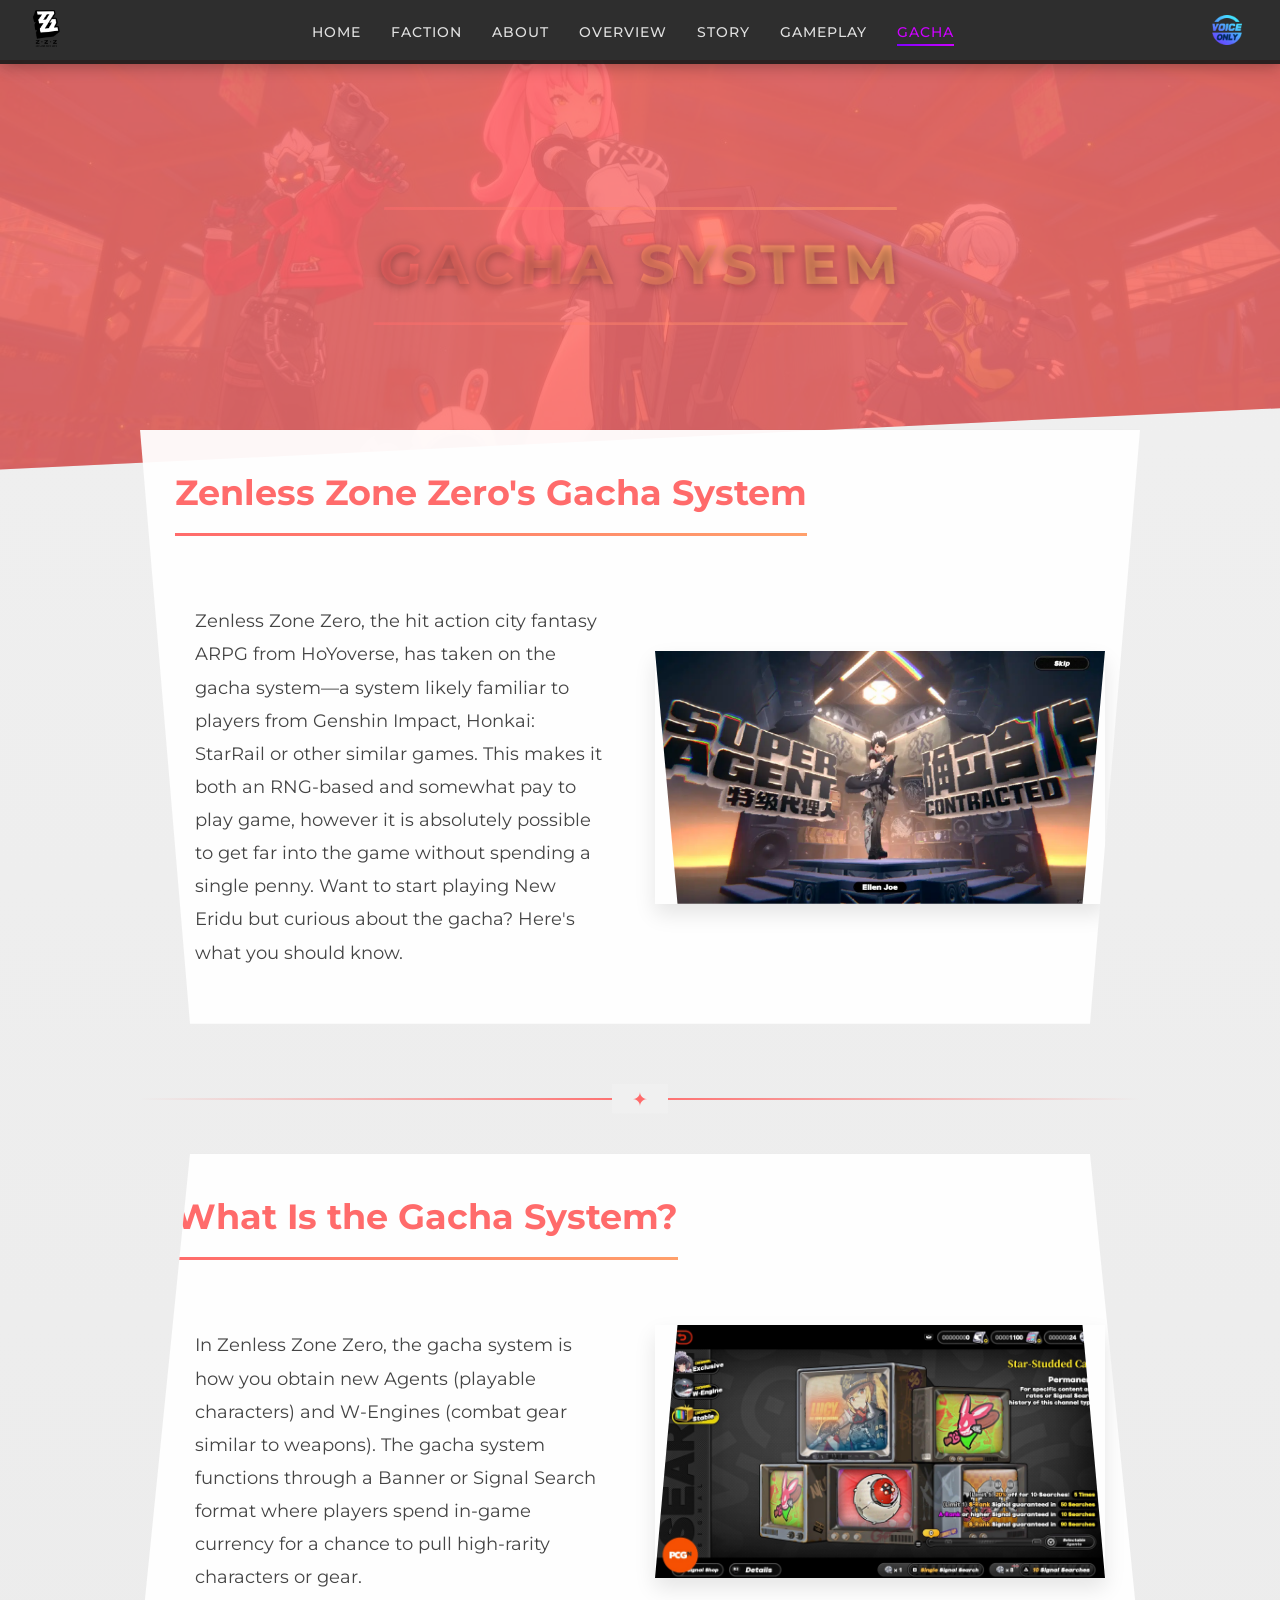
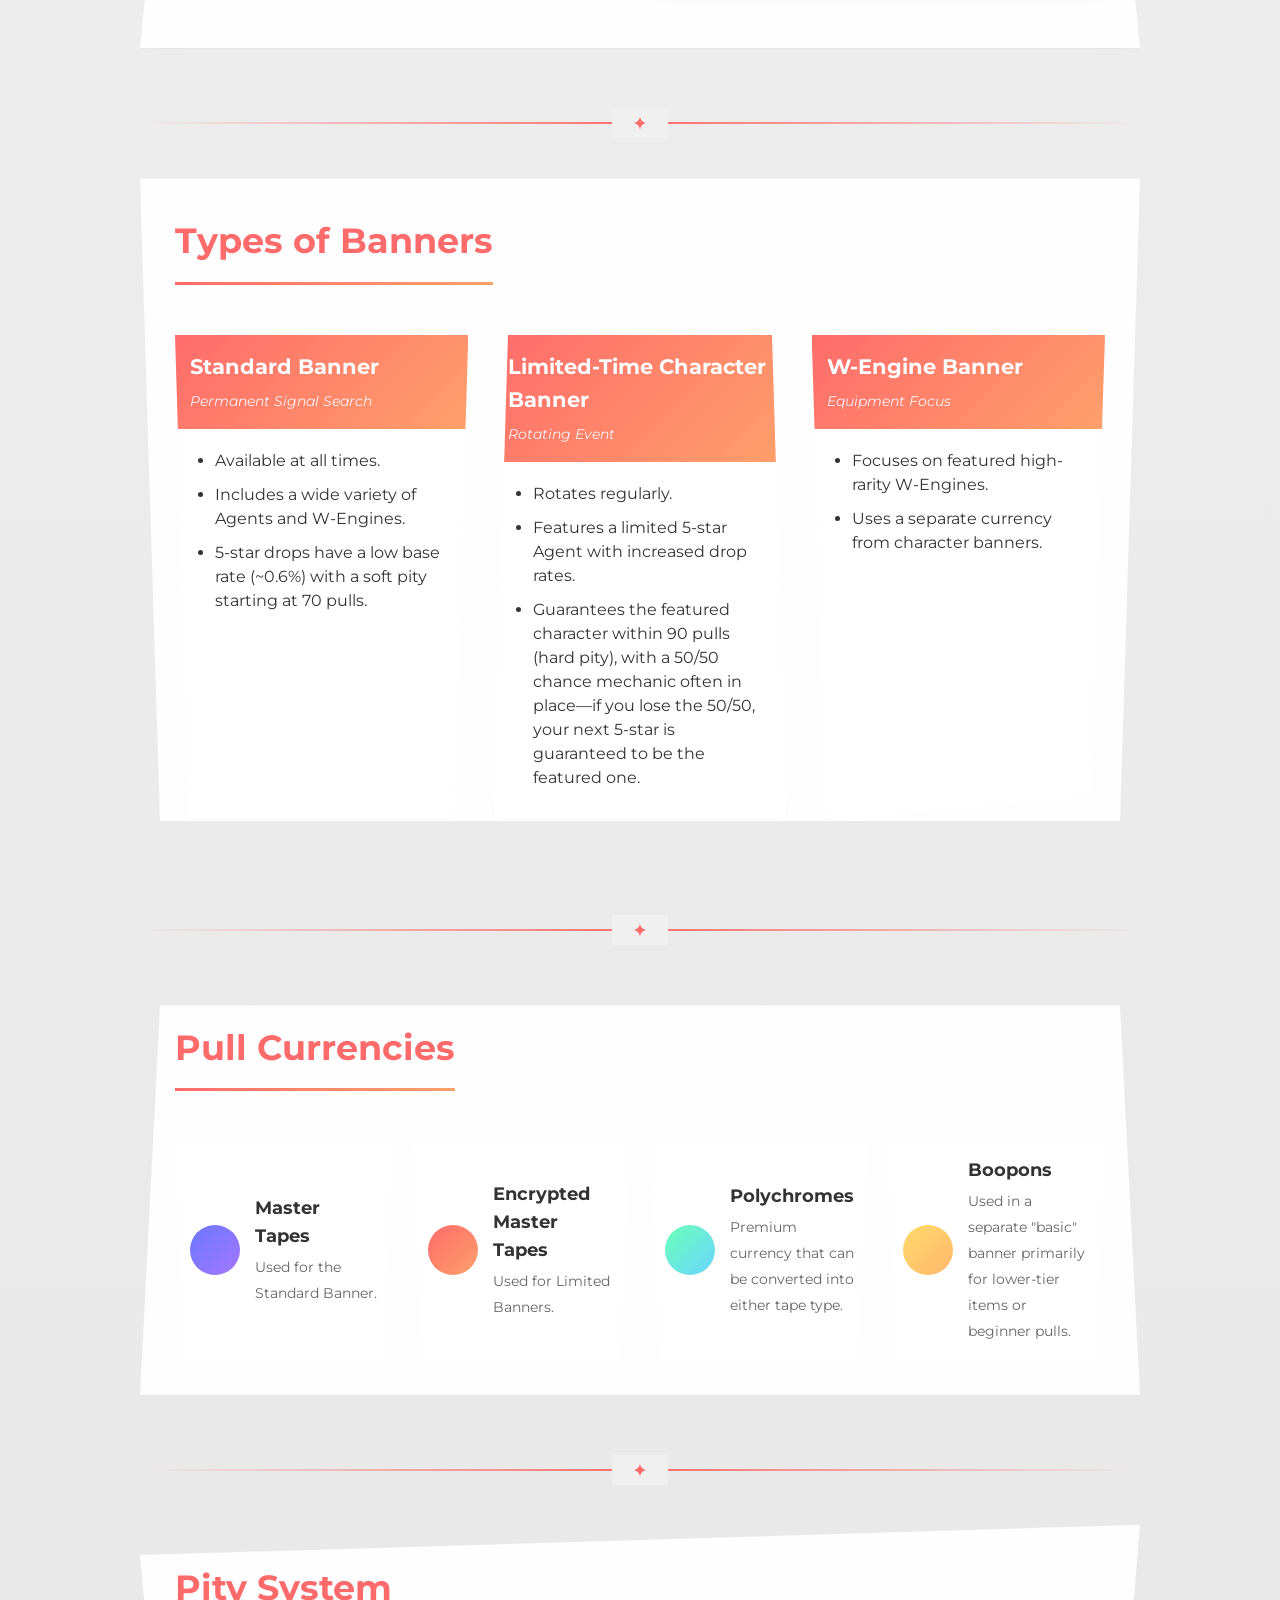
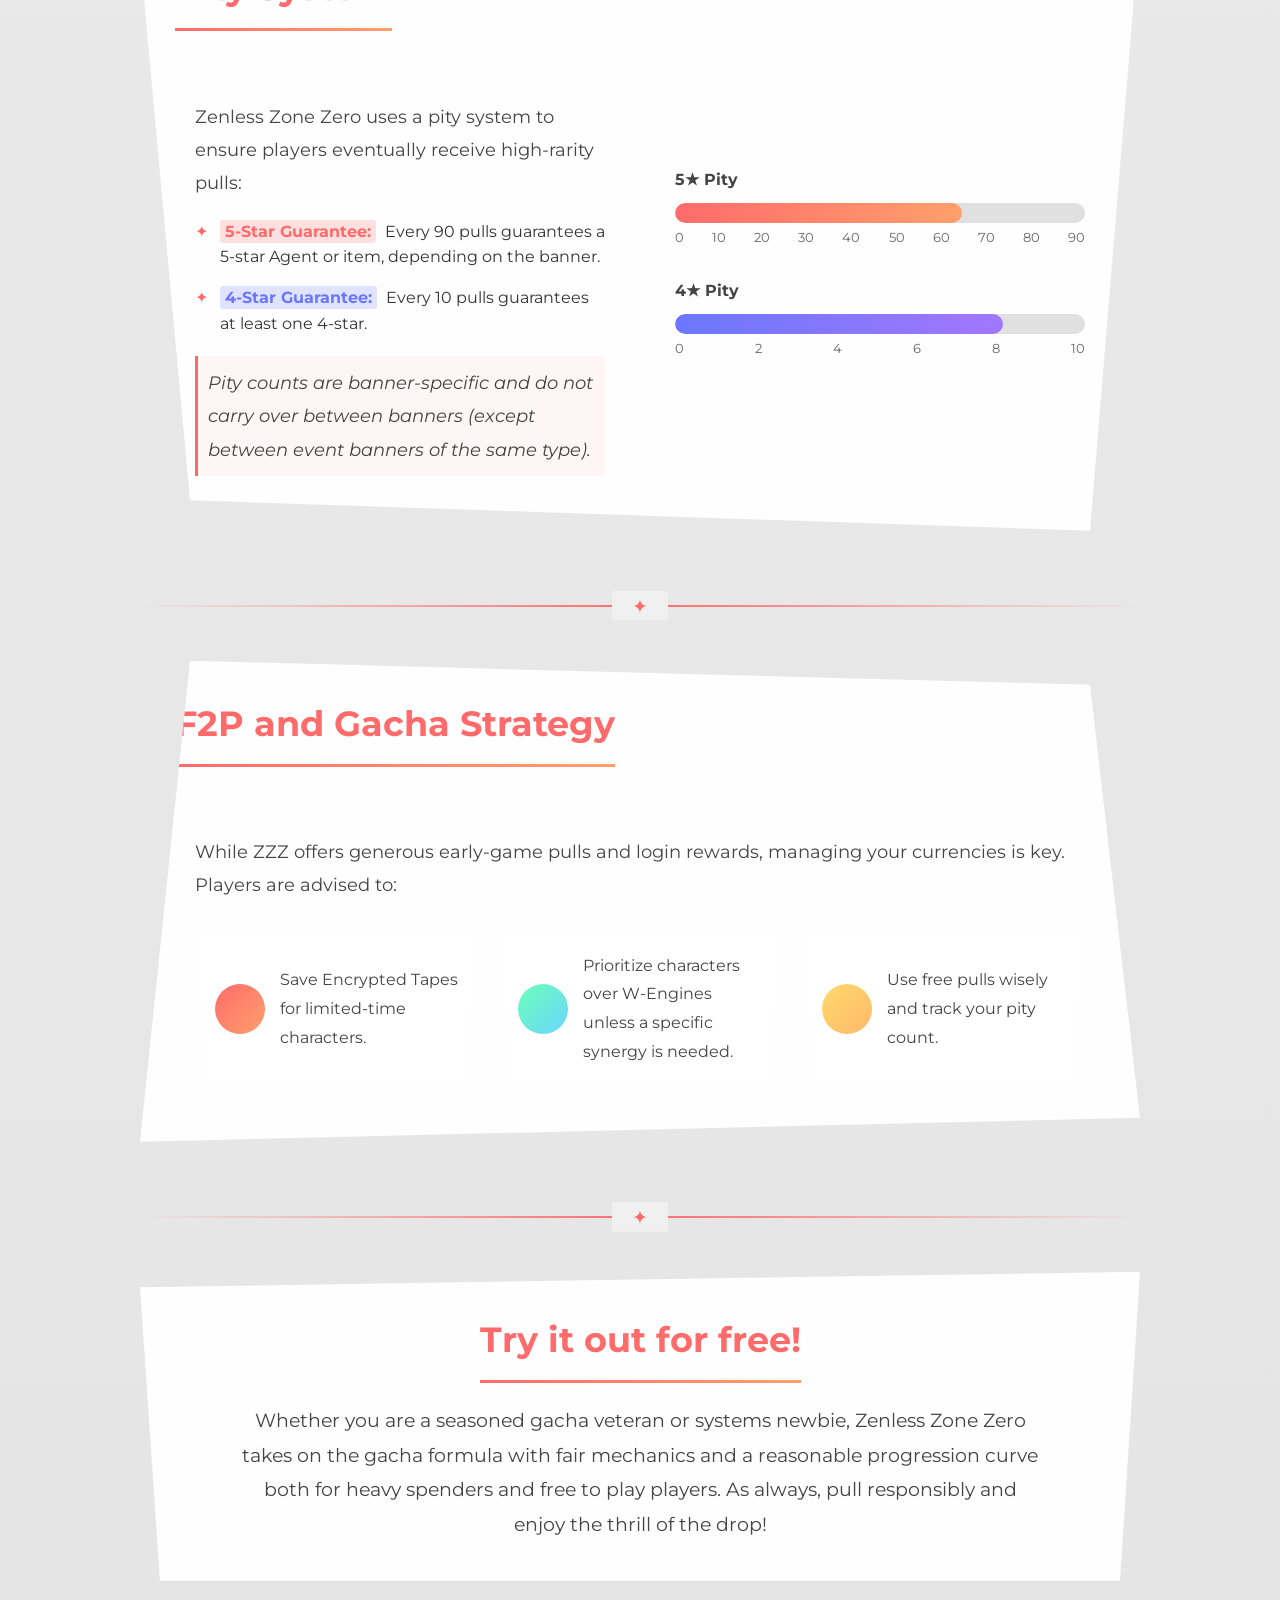
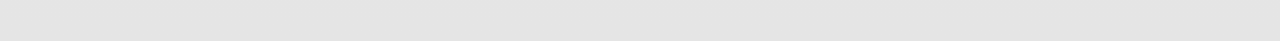
<file: gacha.html>
<!DOCTYPE html>
<html lang="en">
<head>
  <meta charset="UTF-8" />
  <meta name="viewport" content="width=device-width, initial-scale=1.0"/>
  <title>Zenless Zone Zero - Gacha System</title>
  <link rel="stylesheet" href="gacha.css" />
  <link rel="stylesheet" href="navbar.css" />
  <link href="https://fonts.googleapis.com/css2?family=Montserrat:wght@400;700&display=swap" rel="stylesheet">
</head>
<body>
  <audio id="site-music" src="3-daily-loop-60-daily-leisure-101soundboards.mp3" autoplay loop muted></audio>

  <!-- Top Main Navbar -->
  <nav class="navbar">
    <a href="https://zenless.hoyoverse.com/en-us/"><img src="images/zzz.png" alt="ZZZ Logo" class="logo"/></a>
    <ul class="nav-links">
      <li><a href="home.html">Home</a></li>
      <li><a href="factions.html">Faction</a></li>
      <li><a href="about.html">About</a></li>
      <li><a href="overview.html">Overview</a></li>
      <li><a href="story.html">Story</a></li>
      <li><a href="gameplay.html">Gameplay</a></li>
      <li><a href="gacha.html" class="active">Gacha</a></li>
    </ul>
    <button id="toggle-music">
      <img id="audio-icon" src="miscimages/IconVoiceOnly3.png" alt="Audio Toggle" />
    </button>
  </nav>

  <!-- Header Section -->
  <header class="gacha-header">
    <div class="header-content">
      <h1 class="gacha-title">GACHA SYSTEM</h1>
    </div>
  </header>

  <!-- Main Content -->
  <main class="gacha-content">
    <section class="gacha-section intro" style="clip-path: polygon(0 0, 100% 0, 95% 100%, 5% 100%);">
      <h2>Zenless Zone Zero's Gacha System</h2>
      <div class="gacha-grid">
        <div class="gacha-text">
          <p>Zenless Zone Zero, the hit action city fantasy ARPG from HoYoverse, has taken on the gacha system—a system likely familiar to players from Genshin Impact, Honkai: StarRail or other similar games. This makes it both an RNG-based and somewhat pay to play game, however it is absolutely possible to get far into the game without spending a single penny. Want to start playing New Eridu but curious about the gacha? Here's what you should know.</p>
        </div>
        <div class="gacha-image">
          <img src="miscimages/signalsearchgachaabout.webp" alt="Gacha Banner" class="banner-image">
        </div>
      </div>
    </section>

    <div class="divider"></div>

    <section class="gacha-section what-is" style="clip-path: polygon(5% 0, 95% 0, 100% 100%, 0 100%);">
      <h2>What Is the Gacha System?</h2>
      <div class="gacha-grid reverse">
        <div class="gacha-image">
          <img src="miscimages/gachazzzabout.jpg" alt="Gacha Mechanics" class="mechanics-image">
        </div>
        <div class="gacha-text">
          <p>In Zenless Zone Zero, the gacha system is how you obtain new Agents (playable characters) and W-Engines (combat gear similar to weapons). The gacha system functions through a Banner or Signal Search format where players spend in-game currency for a chance to pull high-rarity characters or gear.</p>
        </div>
      </div>
    </section>

    <div class="divider"></div>

    <section class="gacha-section types" style="clip-path: polygon(0 0, 100% 0, 98% 95%, 2% 95%);">
      <h2>Types of Banners</h2>
      <div class="banner-cards">
        <div class="banner-card standard">
          <div class="card-header">
            <h3>Standard Banner</h3>
            <span class="banner-type">Permanent Signal Search</span>
          </div>
          <div class="card-content">
            <ul>
              <li>Available at all times.</li>
              <li>Includes a wide variety of Agents and W-Engines.</li>
              <li>5-star drops have a low base rate (~0.6%) with a soft pity starting at 70 pulls.</li>
            </ul>
          </div>
        </div>

        <div class="banner-card limited">
          <div class="card-header">
            <h3>Limited-Time Character Banner</h3>
            <span class="banner-type">Rotating Event</span>
          </div>
          <div class="card-content">
            <ul>
              <li>Rotates regularly.</li>
              <li>Features a limited 5-star Agent with increased drop rates.</li>
              <li>Guarantees the featured character within 90 pulls (hard pity), with a 50/50 chance mechanic often in place—if you lose the 50/50, your next 5-star is guaranteed to be the featured one.</li>
            </ul>
          </div>
        </div>

        <div class="banner-card weapon">
          <div class="card-header">
            <h3>W-Engine Banner</h3>
            <span class="banner-type">Equipment Focus</span>
          </div>
          <div class="card-content">
            <ul>
              <li>Focuses on featured high-rarity W-Engines.</li>
              <li>Uses a separate currency from character banners.</li>
            </ul>
          </div>
        </div>
      </div>
    </section>

    <div class="divider"></div>

    <section class="gacha-section currencies" style="clip-path: polygon(2% 5%, 98% 5%, 100% 100%, 0 100%);">
      <h2>Pull Currencies</h2>
      <div class="currency-container">
        <div class="currency-item">
          <div class="currency-icon master"></div>
          <div class="currency-info">
            <h3>Master Tapes</h3>
            <p>Used for the Standard Banner.</p>
          </div>
        </div>

        <div class="currency-item">
          <div class="currency-icon encrypted"></div>
          <div class="currency-info">
            <h3>Encrypted Master Tapes</h3>
            <p>Used for Limited Banners.</p>
          </div>
        </div>

        <div class="currency-item">
          <div class="currency-icon polychromes"></div>
          <div class="currency-info">
            <h3>Polychromes</h3>
            <p>Premium currency that can be converted into either tape type.</p>
          </div>
        </div>

        <div class="currency-item">
          <div class="currency-icon boopons"></div>
          <div class="currency-info">
            <h3>Boopons</h3>
            <p>Used in a separate "basic" banner primarily for lower-tier items or beginner pulls.</p>
          </div>
        </div>
      </div>
    </section>

    <div class="divider"></div>

    <section class="gacha-section pity" style="clip-path: polygon(0 5%, 100% 0, 95% 100%, 5% 95%);">
      <h2>Pity System</h2>
      <div class="pity-container">
        <div class="pity-text">
          <p>Zenless Zone Zero uses a pity system to ensure players eventually receive high-rarity pulls:</p>
          <ul class="pity-list">
            <li><span class="highlight five-star">5-Star Guarantee:</span> Every 90 pulls guarantees a 5-star Agent or item, depending on the banner.</li>
            <li><span class="highlight four-star">4-Star Guarantee:</span> Every 10 pulls guarantees at least one 4-star.</li>
          </ul>
          <p class="note">Pity counts are banner-specific and do not carry over between banners (except between event banners of the same type).</p>
        </div>
        <div class="pity-meter">
          <div class="meter-container">
            <div class="meter-label">5★ Pity</div>
            <div class="meter-track">
              <div class="meter-fill five-star" style="width: 70%;"></div>
              <div class="meter-marker" style="left: 70%;">Soft Pity</div>
              <div class="meter-marker" style="left: 100%;">Hard Pity</div>
            </div>
            <div class="meter-ticks">
              <span>0</span>
              <span>10</span>
              <span>20</span>
              <span>30</span>
              <span>40</span>
              <span>50</span>
              <span>60</span>
              <span>70</span>
              <span>80</span>
              <span>90</span>
            </div>
          </div>
          <div class="meter-container">
            <div class="meter-label">4★ Pity</div>
            <div class="meter-track">
              <div class="meter-fill four-star" style="width: 80%;"></div>
              <div class="meter-marker" style="left: 100%;">Guaranteed</div>
            </div>
            <div class="meter-ticks">
              <span>0</span>
              <span>2</span>
              <span>4</span>
              <span>6</span>
              <span>8</span>
              <span>10</span>
            </div>
          </div>
        </div>
      </div>
    </section>

    <div class="divider"></div>

    <section class="gacha-section strategy" style="clip-path: polygon(5% 0, 95% 5%, 100% 95%, 0 100%);">
      <h2>F2P and Gacha Strategy</h2>
      <div class="strategy-container">
        <p>While ZZZ offers generous early-game pulls and login rewards, managing your currencies is key. Players are advised to:</p>
        <div class="strategy-tips">
          <div class="tip-card">
            <div class="tip-icon save"></div>
            <p>Save Encrypted Tapes for limited-time characters.</p>
          </div>
          <div class="tip-card">
            <div class="tip-icon prioritize"></div>
            <p>Prioritize characters over W-Engines unless a specific synergy is needed.</p>
          </div>
          <div class="tip-card">
            <div class="tip-icon track"></div>
            <p>Use free pulls wisely and track your pity count.</p>
          </div>
        </div>
      </div>
    </section>

    <div class="divider"></div>

    <section class="gacha-section final" style="clip-path: polygon(0 5%, 100% 0, 98% 100%, 2% 100%);">
      <h2>Try it out for free!</h2>
      <p>Whether you are a seasoned gacha veteran or systems newbie, Zenless Zone Zero takes on the gacha formula with fair mechanics and a reasonable progression curve both for heavy spenders and free to play players. As always, pull responsibly and enjoy the thrill of the drop!</p>
    </section>
  </main>

  <script>
    // Audio Controls
    const audio = document.getElementById('site-music');
    const btn = document.getElementById('toggle-music');
    const icon = document.getElementById('audio-icon');

    btn.onclick = () => {
      if (audio.paused) {
        audio.play();
        icon.src = 'miscimages/IconVoiceOnly3.png';
      } else {
        audio.pause();
        icon.src = 'miscimages/IconVoiceOnly2.png';
      }
    };

    function enableAudio() {
      audio.muted = false;
      audio.volume = 0;
      audio.play().catch((e) => { console.log('Autoplay prevented:', e); });

      let vol = 0;
      const fadeIn = setInterval(() => {
        if (vol < 1) {
          vol += 0.05;
          audio.volume = Math.min(vol, 1);
        } else {
          clearInterval(fadeIn);
        }
      }, 100);

      document.removeEventListener('click', enableAudio);
    }
    document.addEventListener('click', enableAudio);
  </script>

</body>
</html>
</file>
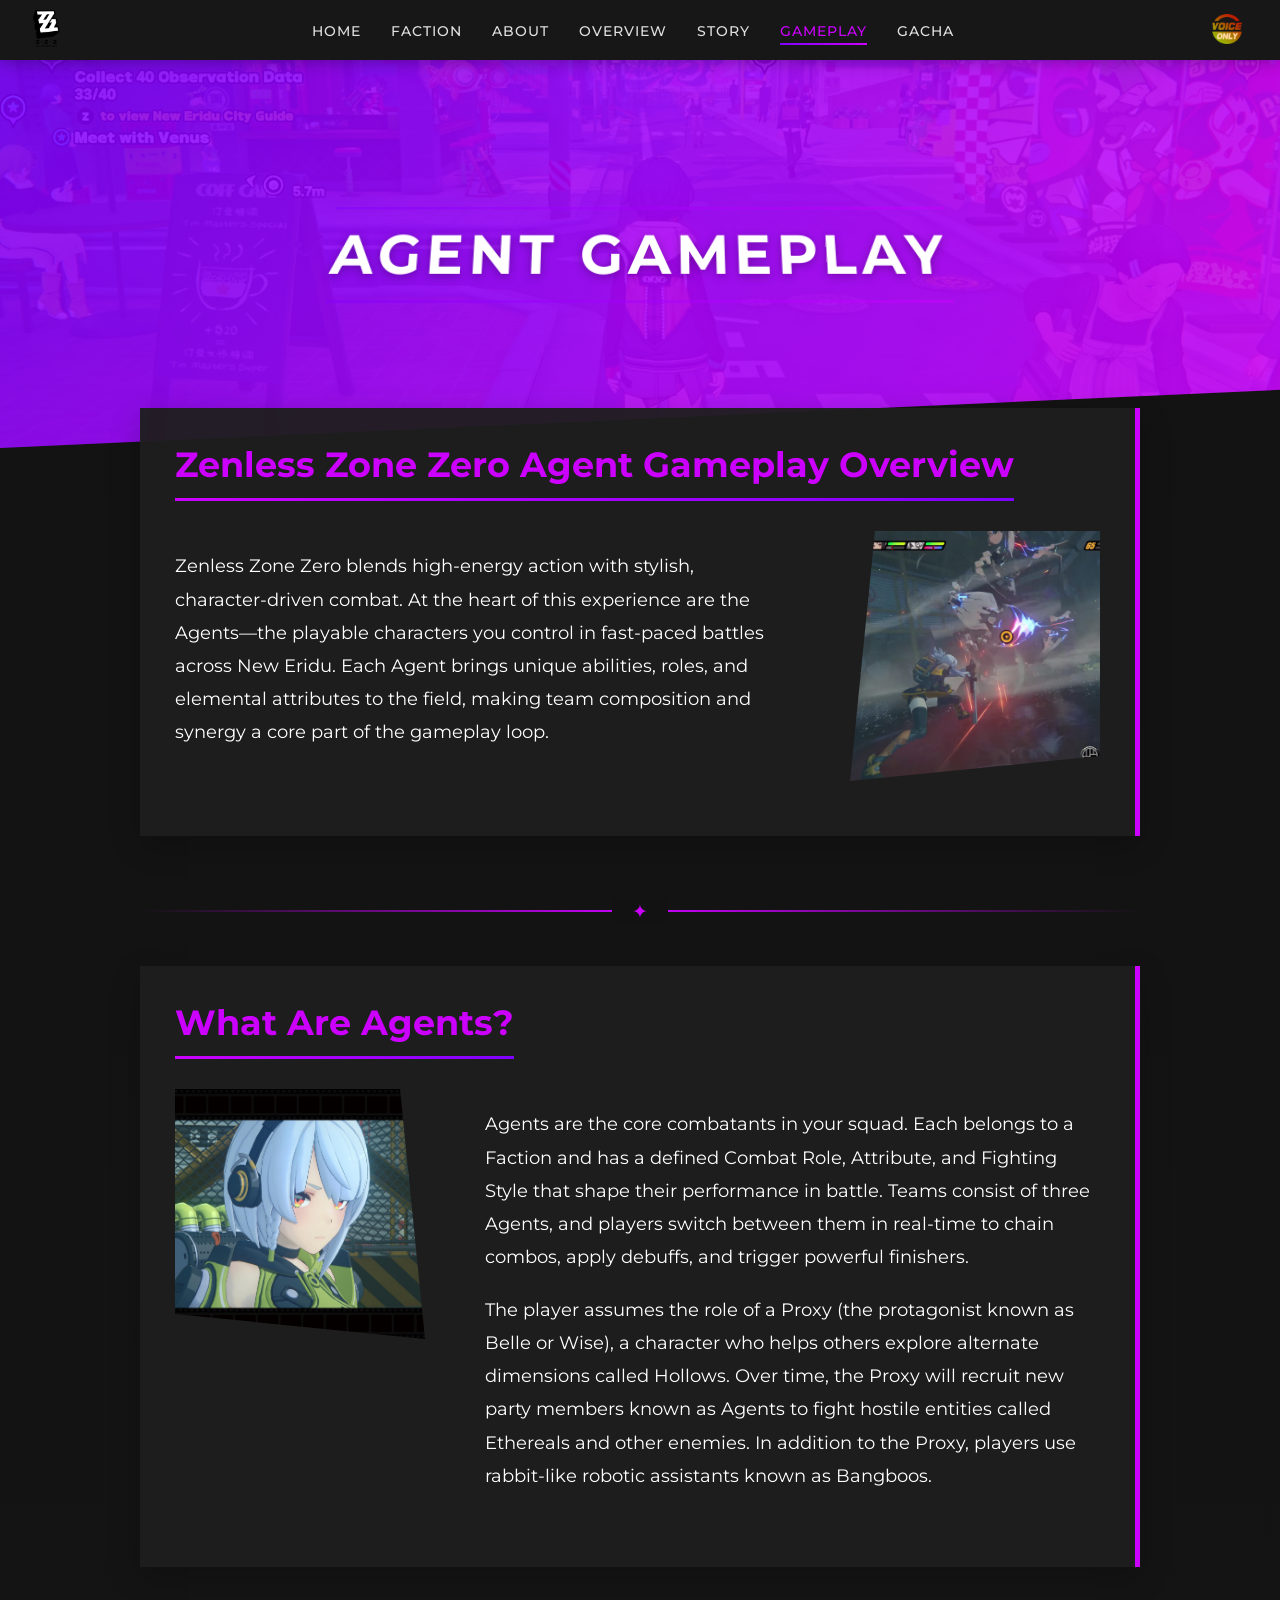
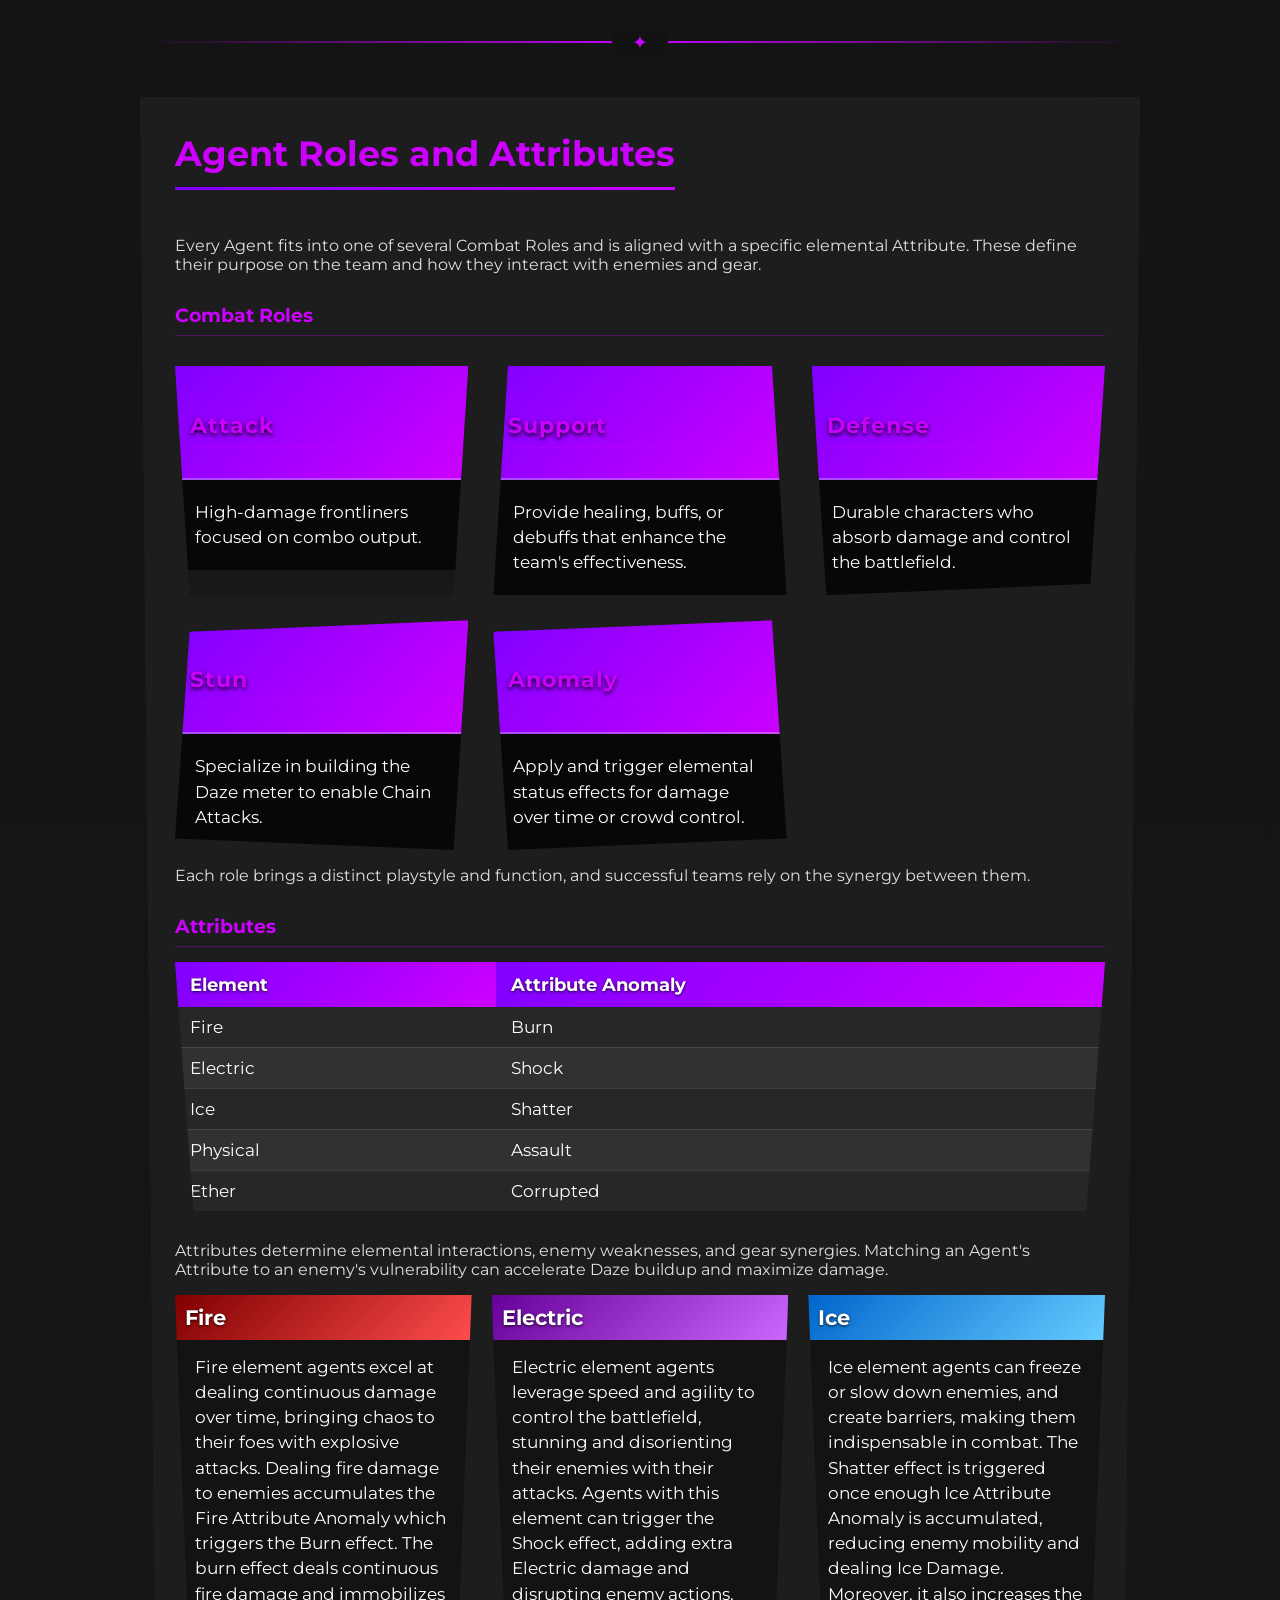
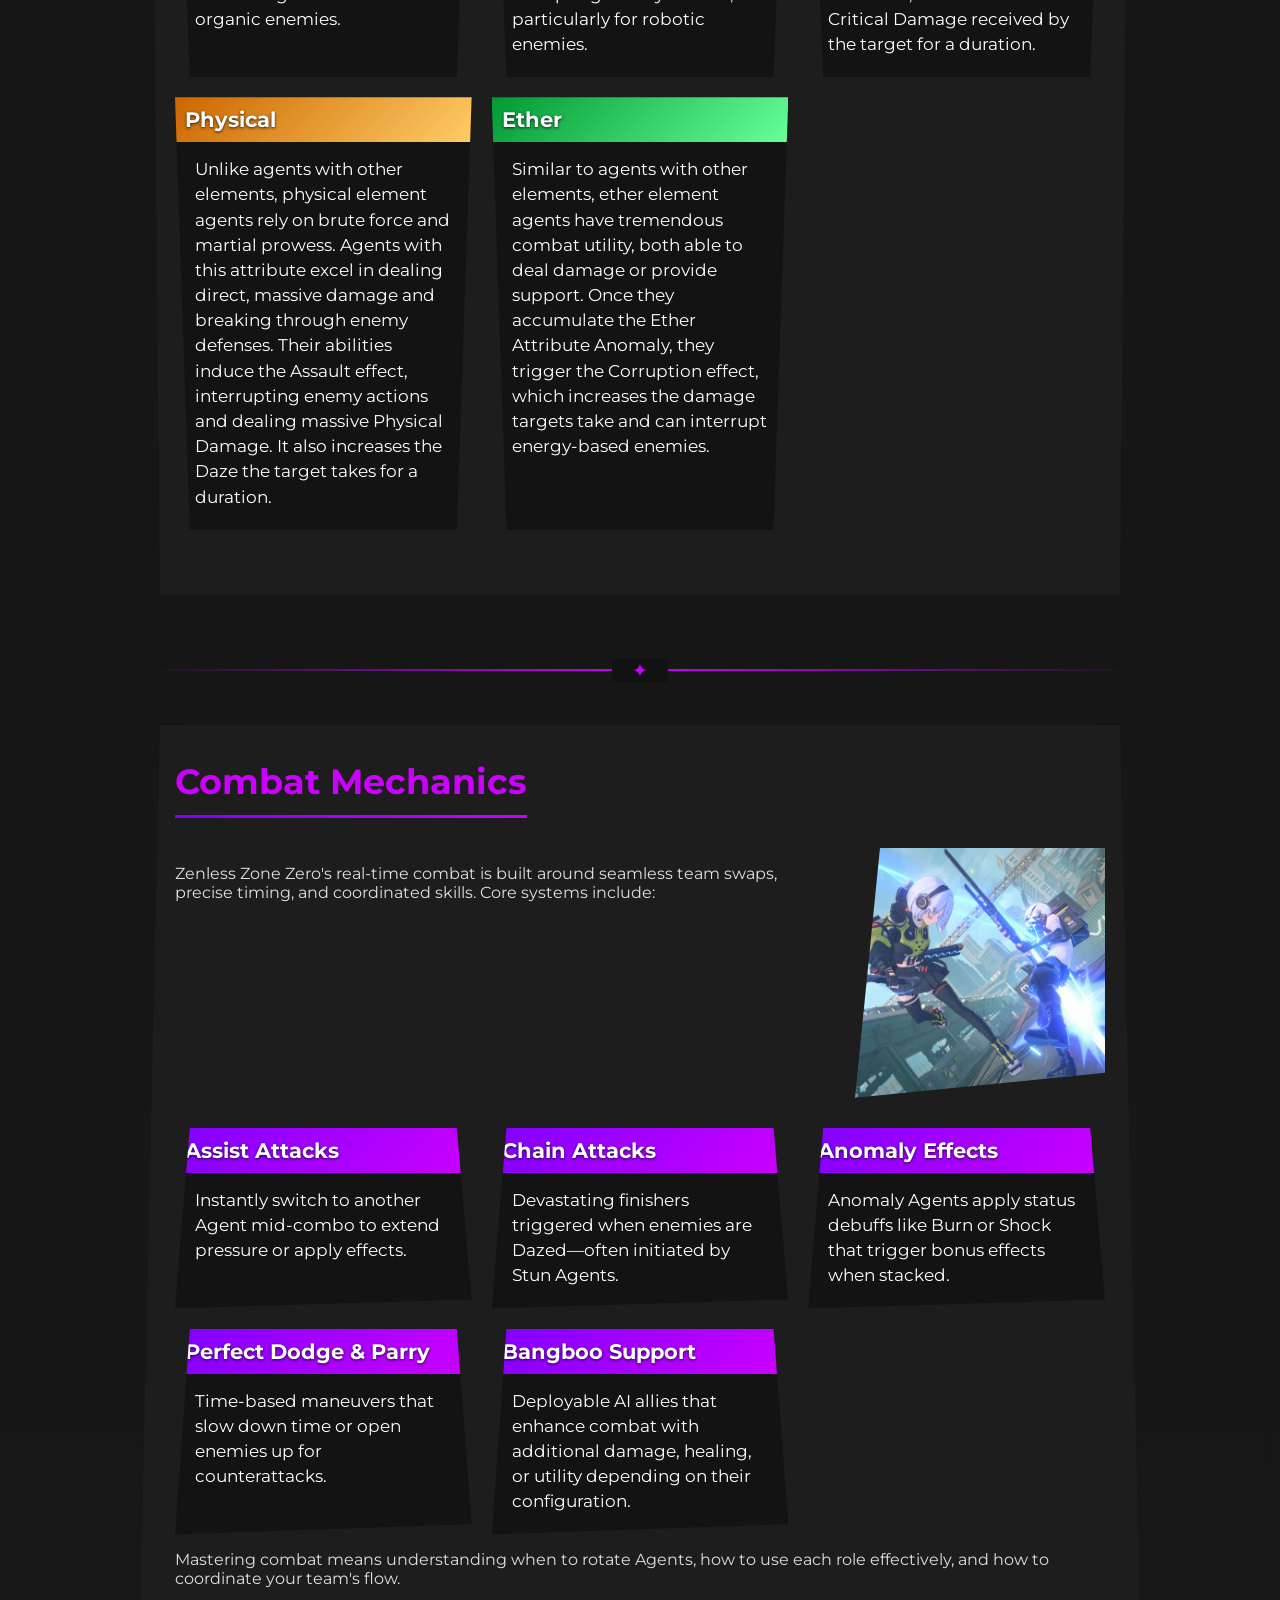
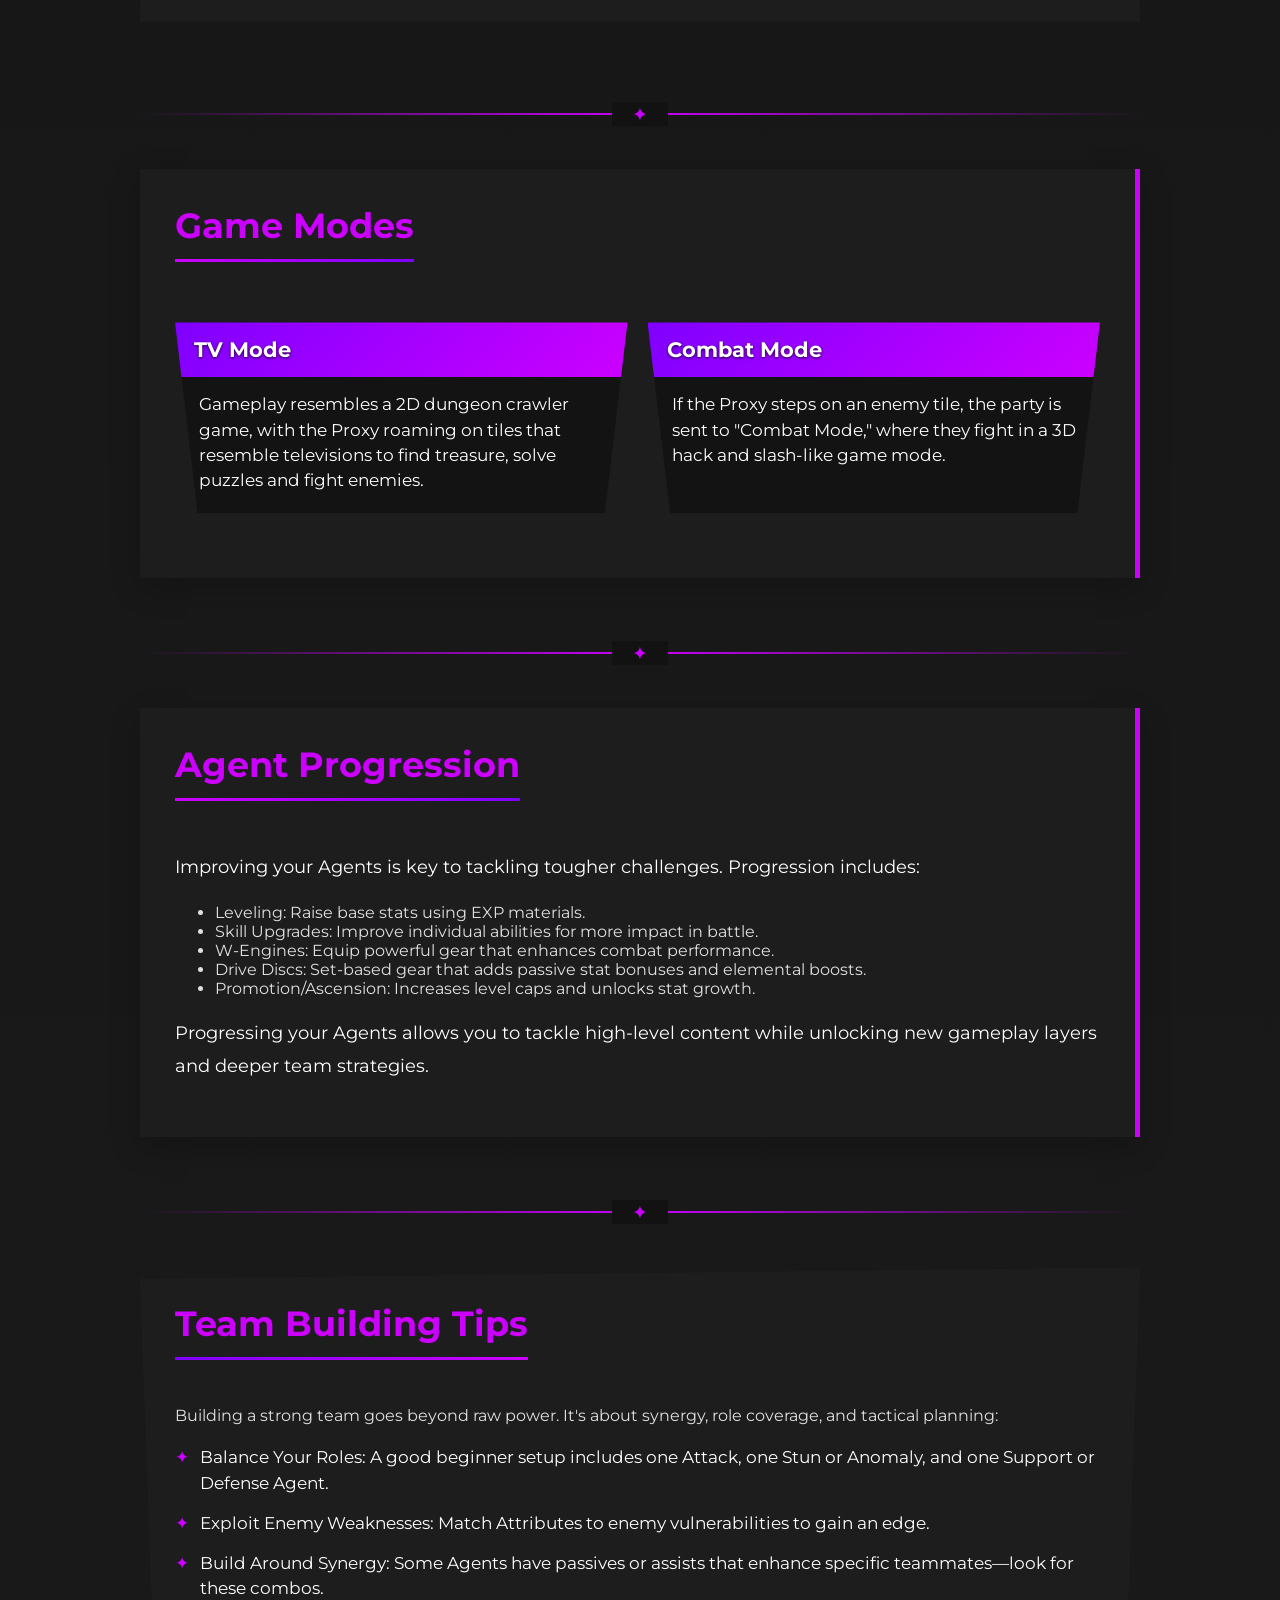
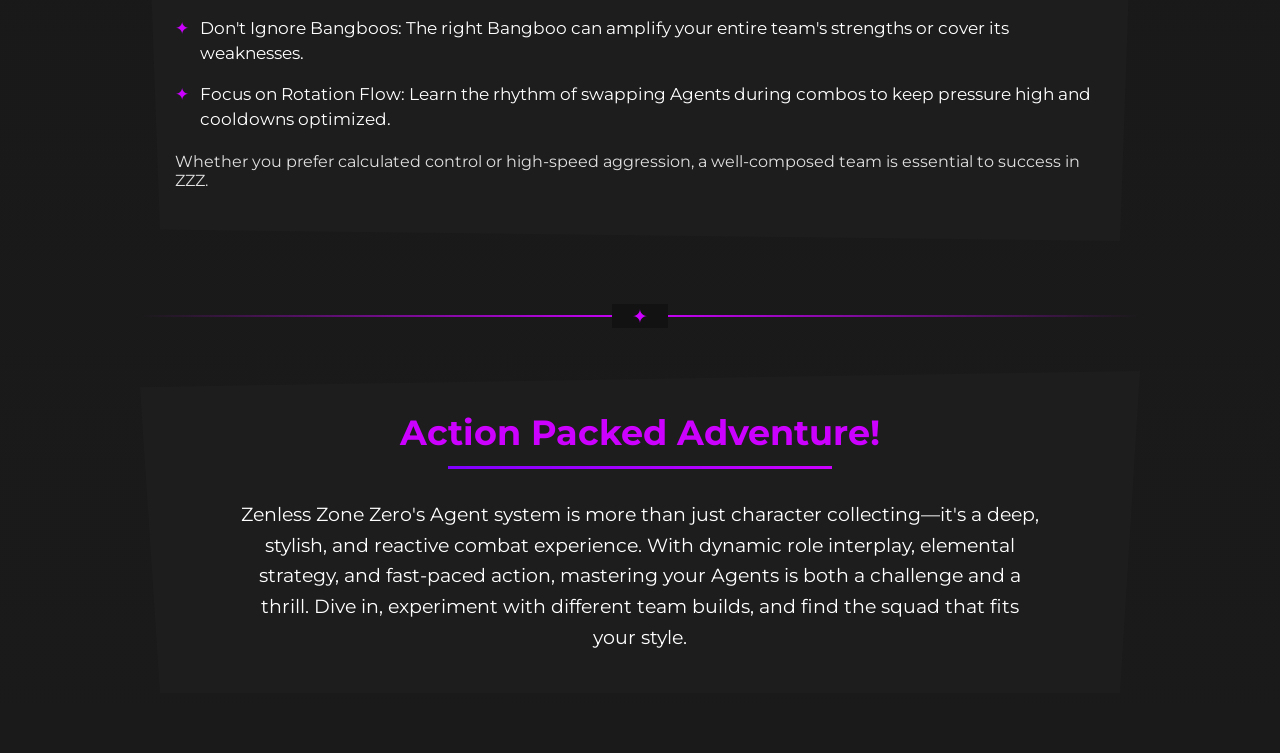
<file: gameplay.html>
<!DOCTYPE html>
<html lang="en">
<head>
  <meta charset="UTF-8" />
  <meta name="viewport" content="width=device-width, initial-scale=1.0"/>
  <title>Zenless Zone Zero - Gameplay</title>
  <link rel="stylesheet" href="gameplay.css" />
  <link rel="stylesheet" href="navbar.css" />
  <link href="https://fonts.googleapis.com/css2?family=Montserrat:wght@400;700&display=swap" rel="stylesheet">
</head>
<body>
  <audio id="site-music" src="65-loading-99-101soundboards.mp3" autoplay loop muted></audio>

  <!-- Top Main Navbar -->
  <nav class="navbar">
    <a href="https://zenless.hoyoverse.com/en-us/"><img src="images/zzz.png" alt="ZZZ Logo" class="logo"/></a>
    <ul class="nav-links">
      <li><a href="home.html">Home</a></li>
      <li><a href="factions.html">Faction</a></li>
      <li><a href="about.html">About</a></li>
      <li><a href="overview.html">Overview</a></li>
      <li><a href="story.html">Story</a></li>
      <li><a href="gameplay.html" class="active">Gameplay</a></li>
      <li><a href="gacha.html">Gacha</a></li>
    </ul>
    <button id="toggle-music">
      <img id="audio-icon" src="miscimages/IconVoiceOnly3.png" alt="Audio Toggle" />
    </button>
  </nav>

  <!-- Header Section -->
  <header class="gameplay-header">
    <div class="header-content">
      <h1 class="gameplay-title">AGENT GAMEPLAY</h1>
    </div>
  </header>

  <!-- Main Content -->
  <main class="gameplay-content">
    <section class="gameplay-section">
      <h2>Zenless Zone Zero Agent Gameplay Overview</h2>
      <div class="content-wrapper">
        <div class="text-content">
          <p>Zenless Zone Zero blends high-energy action with stylish, character-driven combat. At the heart of this experience are the Agents—the playable characters you control in fast-paced battles across New Eridu. Each Agent brings unique abilities, roles, and elemental attributes to the field, making team composition and synergy a core part of the gameplay loop.</p>
        </div>
        <div class="float-image float-right">
          <img src="miscimages/gameplayzzzabout.jpg" alt="ZZZ Character">
        </div>
      </div>
    </section>

    <div class="divider"></div>

    <section class="gameplay-section">
      <h2>What Are Agents?</h2>
      <div class="content-wrapper">
        <div class="float-image float-left">
          <img src="miscimages/zzzgameplayabout.jpg" alt="Agents">
        </div>
        <div class="text-content">
          <p>Agents are the core combatants in your squad. Each belongs to a Faction and has a defined Combat Role, Attribute, and Fighting Style that shape their performance in battle. Teams consist of three Agents, and players switch between them in real-time to chain combos, apply debuffs, and trigger powerful finishers.</p>
          <p>The player assumes the role of a Proxy (the protagonist known as Belle or Wise), a character who helps others explore alternate dimensions called Hollows. Over time, the Proxy will recruit new party members known as Agents to fight hostile entities called Ethereals and other enemies. In addition to the Proxy, players use rabbit-like robotic assistants known as Bangboos.</p>
        </div>
      </div>
    </section>

    <div class="divider"></div>

    <section class="attributes-section">
      <h2>Agent Roles and Attributes</h2>
      <p>Every Agent fits into one of several Combat Roles and is aligned with a specific elemental Attribute. These define their purpose on the team and how they interact with enemies and gear.</p>

      <h3>Combat Roles</h3>
      <div class="agent-roles">
        <div class="role-card attack">
          <div class="role-header">
            <h3>Attack</h3>
          </div>
          <div class="role-content">
            <p>High-damage frontliners focused on combo output.</p>
          </div>
        </div>

        <div class="role-card support">
          <div class="role-header">
            <h3>Support</h3>
          </div>
          <div class="role-content">
            <p>Provide healing, buffs, or debuffs that enhance the team's effectiveness.</p>
          </div>
        </div>

        <div class="role-card defense">
          <div class="role-header">
            <h3>Defense</h3>
          </div>
          <div class="role-content">
            <p>Durable characters who absorb damage and control the battlefield.</p>
          </div>
        </div>

        <div class="role-card stun">
          <div class="role-header">
            <h3>Stun</h3>
          </div>
          <div class="role-content">
            <p>Specialize in building the Daze meter to enable Chain Attacks.</p>
          </div>
        </div>

        <div class="role-card anomaly">
          <div class="role-header">
            <h3>Anomaly</h3>
          </div>
          <div class="role-content">
            <p>Apply and trigger elemental status effects for damage over time or crowd control.</p>
          </div>
        </div>
      </div>

      <p>Each role brings a distinct playstyle and function, and successful teams rely on the synergy between them.</p>

      <h3>Attributes</h3>
      <table class="attributes-table">
        <thead>
          <tr>
            <th>Element</th>
            <th>Attribute Anomaly</th>
          </tr>
        </thead>
        <tbody>
          <tr>
            <td>Fire</td>
            <td>Burn</td>
          </tr>
          <tr>
            <td>Electric</td>
            <td>Shock</td>
          </tr>
          <tr>
            <td>Ice</td>
            <td>Shatter</td>
          </tr>
          <tr>
            <td>Physical</td>
            <td>Assault</td>
          </tr>
          <tr>
            <td>Ether</td>
            <td>Corrupted</td>
          </tr>
        </tbody>
      </table>

      <p>Attributes determine elemental interactions, enemy weaknesses, and gear synergies. Matching an Agent's Attribute to an enemy's vulnerability can accelerate Daze buildup and maximize damage.</p>

      <div class="element-details">
        <div class="element-card fire">
          <h3>Fire</h3>
          <p>Fire element agents excel at dealing continuous damage over time, bringing chaos to their foes with explosive attacks. Dealing fire damage to enemies accumulates the Fire Attribute Anomaly which triggers the Burn effect. The burn effect deals continuous fire damage and immobilizes organic enemies.</p>
        </div>

        <div class="element-card electric">
          <h3>Electric</h3>
          <p>Electric element agents leverage speed and agility to control the battlefield, stunning and disorienting their enemies with their attacks. Agents with this element can trigger the Shock effect, adding extra Electric damage and disrupting enemy actions, particularly for robotic enemies.</p>
        </div>

        <div class="element-card ice">
          <h3>Ice</h3>
          <p>Ice element agents can freeze or slow down enemies, and create barriers, making them indispensable in combat. The Shatter effect is triggered once enough Ice Attribute Anomaly is accumulated, reducing enemy mobility and dealing Ice Damage. Moreover, it also increases the Critical Damage received by the target for a duration.</p>
        </div>

        <div class="element-card physical">
          <h3>Physical</h3>
          <p>Unlike agents with other elements, physical element agents rely on brute force and martial prowess. Agents with this attribute excel in dealing direct, massive damage and breaking through enemy defenses. Their abilities induce the Assault effect, interrupting enemy actions and dealing massive Physical Damage. It also increases the Daze the target takes for a duration.</p>
        </div>

        <div class="element-card ether">
          <h3>Ether</h3>
          <p>Similar to agents with other elements, ether element agents have tremendous combat utility, both able to deal damage or provide support. Once they accumulate the Ether Attribute Anomaly, they trigger the Corruption effect, which increases the damage targets take and can interrupt energy-based enemies.</p>
        </div>
      </div>
    </section>

    <div class="divider"></div>

    <section class="mechanics-section">
      <h2>Combat Mechanics</h2>
      <div class="content-wrapper">
        <div class="text-content">
          <p>Zenless Zone Zero's real-time combat is built around seamless team swaps, precise timing, and coordinated skills. Core systems include:</p>
        </div>
        <div class="float-image float-right">
          <img src="miscimages/zzzgameplayabout.webp" alt="Combat Elements">
        </div>
      </div>

      <div class="mechanics-grid">
        <div class="mechanic-card">
          <h3>Assist Attacks</h3>
          <p>Instantly switch to another Agent mid-combo to extend pressure or apply effects.</p>
        </div>

        <div class="mechanic-card">
          <h3>Chain Attacks</h3>
          <p>Devastating finishers triggered when enemies are Dazed—often initiated by Stun Agents.</p>
        </div>

        <div class="mechanic-card">
          <h3>Anomaly Effects</h3>
          <p>Anomaly Agents apply status debuffs like Burn or Shock that trigger bonus effects when stacked.</p>
        </div>

        <div class="mechanic-card">
          <h3>Perfect Dodge & Parry</h3>
          <p>Time-based maneuvers that slow down time or open enemies up for counterattacks.</p>
        </div>

        <div class="mechanic-card">
          <h3>Bangboo Support</h3>
          <p>Deployable AI allies that enhance combat with additional damage, healing, or utility depending on their configuration.</p>
        </div>
      </div>

      <p>Mastering combat means understanding when to rotate Agents, how to use each role effectively, and how to coordinate your team's flow.</p>
    </section>

    <div class="divider"></div>

    <section class="gameplay-section">
      <h2>Game Modes</h2>
      <div class="gameplay-modes">
        <div class="mode-card">
          <h3>TV Mode</h3>
          <p>Gameplay resembles a 2D dungeon crawler game, with the Proxy roaming on tiles that resemble televisions to find treasure, solve puzzles and fight enemies.</p>
        </div>
        <div class="mode-card">
          <h3>Combat Mode</h3>
          <p>If the Proxy steps on an enemy tile, the party is sent to "Combat Mode," where they fight in a 3D hack and slash-like game mode.</p>
        </div>
      </div>
    </section>

    <div class="divider"></div>

    <section class="gameplay-section">
      <h2>Agent Progression</h2>
      <p>Improving your Agents is key to tackling tougher challenges. Progression includes:</p>
      <ul>
        <li>Leveling: Raise base stats using EXP materials.</li>
        <li>Skill Upgrades: Improve individual abilities for more impact in battle.</li>
        <li>W-Engines: Equip powerful gear that enhances combat performance.</li>
        <li>Drive Discs: Set-based gear that adds passive stat bonuses and elemental boosts.</li>
        <li>Promotion/Ascension: Increases level caps and unlocks stat growth.</li>
      </ul>
      <p>Progressing your Agents allows you to tackle high-level content while unlocking new gameplay layers and deeper team strategies.</p>
    </section>

    <div class="divider"></div>

    <section class="team-building-section">
      <h2>Team Building Tips</h2>
      <p>Building a strong team goes beyond raw power. It's about synergy, role coverage, and tactical planning:</p>

      <ul class="tip-list">
        <li>Balance Your Roles: A good beginner setup includes one Attack, one Stun or Anomaly, and one Support or Defense Agent.</li>
        <li>Exploit Enemy Weaknesses: Match Attributes to enemy vulnerabilities to gain an edge.</li>
        <li>Build Around Synergy: Some Agents have passives or assists that enhance specific teammates—look for these combos.</li>
        <li>Don't Ignore Bangboos: The right Bangboo can amplify your entire team's strengths or cover its weaknesses.</li>
        <li>Focus on Rotation Flow: Learn the rhythm of swapping Agents during combos to keep pressure high and cooldowns optimized.</li>
      </ul>

      <p>Whether you prefer calculated control or high-speed aggression, a well-composed team is essential to success in ZZZ.</p>
    </section>

    <div class="divider"></div>

    <section class="final-section">
      <h2>Action Packed Adventure!</h2>
      <p>Zenless Zone Zero's Agent system is more than just character collecting—it's a deep, stylish, and reactive combat experience. With dynamic role interplay, elemental strategy, and fast-paced action, mastering your Agents is both a challenge and a thrill. Dive in, experiment with different team builds, and find the squad that fits your style.</p>
    </section>
  </main>

  <script>
    // Audio Controls
    const audio = document.getElementById('site-music');
    const btn = document.getElementById('toggle-music');
    const icon = document.getElementById('audio-icon');

    btn.onclick = () => {
      if (audio.paused) {
        audio.play();
        icon.src = 'miscimages/IconVoiceOnly3.png';
      } else {
        audio.pause();
        icon.src = 'miscimages/IconVoiceOnly2.png';
      }
    };

    function enableAudio() {
      audio.muted = false;
      audio.volume = 0;
      audio.play().catch((e) => { console.log('Autoplay prevented:', e); });

      let vol = 0;
      const fadeIn = setInterval(() => {
        if (vol < 1) {
          vol += 0.05;
          audio.volume = Math.min(vol, 1);
        } else {
          clearInterval(fadeIn);
        }
      }, 100);

      document.removeEventListener('click', enableAudio);
    }
    document.addEventListener('click', enableAudio);
  </script>

</body>
</html>
</file>
<file: gacha.css>
/* Base Styles */
body {
  margin: 0;
  font-family: 'Montserrat', sans-serif;
  background: #f0f0f0;
  color: #333;
  overflow-x: hidden;
  line-height: 1.6;
  background-image: linear-gradient(to bottom, #f0f0f0, #e5e5e5);
}

/* Custom styling for navbar elements in gacha page */
.nav-links a:hover {
  color: #ff6b6b;
}

.nav-links a:hover::after {
  background: linear-gradient(to right, #ff6b6b, #ffa06b);
}

.nav-links a.active {
  color: #ff6b6b;
}

.nav-links a.active::after {
  background: linear-gradient(to right, #ff6b6b, #ffa06b);
}

/* Header */
.gacha-header {
  padding-top: 80px;
  background: #ff6b6b;
  color: white;
  position: relative;
  overflow: hidden;
  clip-path: polygon(0 0, 100% 0, 100% 85%, 0 100%);
  padding-bottom: 60px;
}

.gacha-header::before {
  content: '';
  position: absolute;
  top: 0;
  left: 0;
  width: 100%;
  height: 100%;
  background: url('miscimages/zzzabout4.jpg') center/cover no-repeat;
  opacity: 0.2;
  z-index: 1;
  animation: pulse 8s infinite alternate;
}

@keyframes pulse {
  0% {
    opacity: 0.15;
    transform: scale(1);
  }
  100% {
    opacity: 0.25;
    transform: scale(1.05);
  }
}

.header-content {
  max-width: 1200px;
  margin: 0 auto;
  padding: 80px 20px 100px;
  text-align: center;
  position: relative;
  z-index: 2;
}

.gacha-title {
  font-size: 3.5rem;
  font-weight: bold;
  margin: 0;
  letter-spacing: 5px;
  text-shadow: 0 2px 10px rgba(0, 0, 0, 0.3);
  position: relative;
  display: inline-block;
  transform: perspective(500px) rotateX(10deg);
  background: linear-gradient(to right, #ff6b6b, #ffa06b);
  -webkit-background-clip: text;
  -webkit-text-fill-color: transparent;
  background-clip: text;
  color: transparent;
}

.gacha-title::before {
  content: '';
  position: absolute;
  top: -15px;
  left: 0;
  width: 100%;
  height: 3px;
  background: linear-gradient(to right, rgba(255, 107, 107, 0.5), rgba(255, 160, 107, 0.5));
}

.gacha-title::after {
  content: '';
  position: absolute;
  bottom: -15px;
  left: 0;
  width: 100%;
  height: 3px;
  background: linear-gradient(to right, rgba(255, 107, 107, 0.5), rgba(255, 160, 107, 0.5));
}

/* Main Content */
.gacha-content {
  max-width: 1000px;
  margin: 0 auto;
  padding: 0 20px;
  position: relative;
  z-index: 2;
  margin-top: -40px;
}

.gacha-section {
  margin-bottom: 60px;
  position: relative;
  overflow: hidden;
  background-color: rgba(255, 255, 255, 0.95);
  padding: 35px;
  border-radius: 0;
  box-shadow: 0 10px 30px rgba(0, 0, 0, 0.1);
  transition: all 0.4s ease;
}

.gacha-section:hover {
  box-shadow: 0 15px 40px rgba(255, 107, 107, 0.15);
  background-color: white;
}

.gacha-section h2 {
  color: #ff6b6b;
  font-size: 2.2rem;
  margin-top: 0;
  margin-bottom: 30px;
  padding-bottom: 15px;
  position: relative;
  display: inline-block;
}

.gacha-section h2::after {
  content: '';
  position: absolute;
  bottom: 0;
  left: 0;
  width: 100%;
  height: 3px;
  background: linear-gradient(to right, #ff6b6b, #ffa06b);
}

.gacha-section p {
  margin-bottom: 20px;
  font-size: 1.15rem;
  line-height: 1.8;
  color: #444;
}

.gacha-section p:last-child {
  margin-bottom: 0;
}

/* Grid Layout */
.gacha-grid {
  display: grid;
  grid-template-columns: 1fr 1fr;
  gap: 30px;
  align-items: center;
}

.gacha-grid.reverse {
  grid-template-columns: 1fr 1fr;
  direction: rtl;
}

.gacha-grid.reverse > * {
  direction: ltr;
}

.gacha-text {
  padding: 20px;
}

.gacha-image {
  overflow: hidden;
  border-radius: 0;
  box-shadow: 0 10px 20px rgba(0, 0, 0, 0.1);
  position: relative;
}

.banner-image {
  width: 100%;
  height: auto;
  display: block;
  transition: transform 0.5s ease;
  clip-path: polygon(0 0, 100% 0, 95% 100%, 5% 100%);
}

.mechanics-image {
  width: 100%;
  height: auto;
  display: block;
  transition: transform 0.5s ease;
  clip-path: polygon(5% 0, 95% 0, 100% 100%, 0 100%);
}

.gacha-image:hover img {
  transform: scale(1.05);
}

/* Banner Cards */
.banner-cards {
  display: grid;
  grid-template-columns: repeat(auto-fit, minmax(280px, 1fr));
  gap: 25px;
  margin-top: 20px;
}

.banner-card {
  background: white;
  border-radius: 0;
  overflow: hidden;
  box-shadow: 0 5px 15px rgba(0, 0, 0, 0.1);
  transition: transform 0.3s ease, box-shadow 0.3s ease;
  position: relative;
}

.banner-card:hover {
  transform: translateY(-5px);
  box-shadow: 0 15px 30px rgba(0, 0, 0, 0.15);
}

.banner-card.standard {
  clip-path: polygon(0 0, 100% 0, 95% 100%, 5% 100%);
}

.banner-card.limited {
  clip-path: polygon(5% 0, 95% 0, 100% 100%, 0 100%);
}

.banner-card.weapon {
  clip-path: polygon(0 0, 100% 0, 95% 95%, 5% 100%);
}

.card-header {
  padding: 15px;
  background: linear-gradient(135deg, #ff6b6b, #ffa06b);
  color: white;
}

.card-header h3 {
  margin: 0 0 5px 0;
  font-size: 1.3rem;
}

.banner-type {
  font-size: 0.85rem;
  opacity: 0.9;
  font-style: italic;
}

.card-content {
  padding: 20px;
}

.card-content ul {
  margin: 0;
  padding-left: 20px;
}

.card-content li {
  margin-bottom: 10px;
  line-height: 1.5;
}

/* Currency Section */
.currency-container {
  display: grid;
  grid-template-columns: repeat(auto-fit, minmax(200px, 1fr));
  gap: 20px;
  margin-top: 20px;
}

.currency-item {
  display: flex;
  align-items: center;
  background: white;
  padding: 15px;
  border-radius: 0;
  box-shadow: 0 5px 15px rgba(0, 0, 0, 0.05);
  transition: transform 0.3s ease;
  clip-path: polygon(0 0, 100% 0, 95% 100%, 5% 100%);
}

.currency-item:hover {
  transform: translateY(-5px);
}

.currency-icon {
  width: 50px;
  height: 50px;
  border-radius: 50%;
  margin-right: 15px;
  flex-shrink: 0;
  background-size: cover;
  background-position: center;
}

.currency-icon.master {
  background-color: #6b77ff;
  background-image: linear-gradient(135deg, #6b77ff, #a377ff);
}

.currency-icon.encrypted {
  background-color: #ff6b6b;
  background-image: linear-gradient(135deg, #ff6b6b, #ffa06b);
}

.currency-icon.polychromes {
  background-color: #6bffb8;
  background-image: linear-gradient(135deg, #6bffb8, #6bd5ff);
}

.currency-icon.boopons {
  background-color: #ffda6b;
  background-image: linear-gradient(135deg, #ffda6b, #ffb86b);
}

.currency-info h3 {
  margin: 0 0 5px 0;
  font-size: 1.1rem;
  color: #333;
}

.currency-info p {
  margin: 0;
  font-size: 0.9rem;
  color: #666;
}

/* Pity System */
.pity-container {
  display: grid;
  grid-template-columns: 1fr 1fr;
  gap: 30px;
  align-items: center;
}

.pity-text {
  padding: 20px;
}

.pity-list {
  list-style: none;
  padding: 0;
  margin: 20px 0;
}

.pity-list li {
  margin-bottom: 15px;
  padding-left: 25px;
  position: relative;
}

.pity-list li::before {
  content: '✦';
  position: absolute;
  left: 0;
  color: #ff6b6b;
}

.highlight {
  font-weight: bold;
  padding: 2px 5px;
  border-radius: 3px;
  margin-right: 5px;
}

.highlight.five-star {
  background-color: rgba(255, 107, 107, 0.2);
  color: #ff6b6b;
}

.highlight.four-star {
  background-color: rgba(107, 119, 255, 0.2);
  color: #6b77ff;
}

.note {
  font-style: italic;
  font-size: 0.95rem;
  color: #666;
  margin-top: 20px;
  padding: 10px;
  border-left: 3px solid #ff6b6b;
  background-color: rgba(255, 107, 107, 0.05);
}

.pity-meter {
  padding: 20px;
}

.meter-container {
  margin-bottom: 30px;
}

.meter-label {
  font-weight: bold;
  margin-bottom: 10px;
  color: #444;
}

.meter-track {
  height: 20px;
  background-color: #e0e0e0;
  border-radius: 10px;
  position: relative;
  overflow: hidden;
  margin-bottom: 5px;
}

.meter-fill {
  height: 100%;
  border-radius: 10px;
  position: relative;
}

.meter-fill.five-star {
  background: linear-gradient(to right, #ff6b6b, #ffa06b);
}

.meter-fill.four-star {
  background: linear-gradient(to right, #6b77ff, #a377ff);
}

.meter-marker {
  position: absolute;
  top: -20px;
  transform: translateX(-50%);
  font-size: 0.8rem;
  color: #666;
  white-space: nowrap;
}

.meter-ticks {
  display: flex;
  justify-content: space-between;
  margin-top: 5px;
  font-size: 0.8rem;
  color: #666;
}

/* Strategy Section */
.strategy-container {
  padding: 20px;
}

.strategy-tips {
  display: grid;
  grid-template-columns: repeat(auto-fit, minmax(250px, 1fr));
  gap: 20px;
  margin-top: 30px;
}

.tip-card {
  background: white;
  padding: 20px;
  border-radius: 0;
  box-shadow: 0 5px 15px rgba(0, 0, 0, 0.05);
  display: flex;
  align-items: center;
  transition: transform 0.3s ease;
  clip-path: polygon(0 0, 100% 0, 95% 100%, 5% 100%);
}

.tip-card:hover {
  transform: translateY(-5px);
}

.tip-icon {
  width: 50px;
  height: 50px;
  border-radius: 50%;
  margin-right: 15px;
  flex-shrink: 0;
  background-size: cover;
  background-position: center;
}

.tip-icon.save {
  background-color: #ff6b6b;
  background-image: linear-gradient(135deg, #ff6b6b, #ffa06b);
}

.tip-icon.prioritize {
  background-color: #6bffb8;
  background-image: linear-gradient(135deg, #6bffb8, #6bd5ff);
}

.tip-icon.track {
  background-color: #ffda6b;
  background-image: linear-gradient(135deg, #ffda6b, #ffb86b);
}

.tip-card p {
  margin: 0;
  font-size: 1rem;
}

/* Final Section */
.gacha-section.final {
  text-align: center;
  padding: 40px;
}

.gacha-section.final h2 {
  margin-bottom: 20px;
}

.gacha-section.final p {
  font-size: 1.2rem;
  max-width: 800px;
  margin: 0 auto;
}

/* Divider */
.divider {
  height: 30px;
  background: none;
  margin: 40px auto;
  width: 100%;
  position: relative;
  overflow: hidden;
}

.divider::before {
  content: '';
  position: absolute;
  top: 50%;
  left: 0;
  width: 100%;
  height: 2px;
  background: linear-gradient(to right, transparent, #ff6b6b, transparent);
  transform: translateY(-50%);
}

.divider::after {
  content: '✦';
  position: absolute;
  top: 50%;
  left: 50%;
  transform: translate(-50%, -50%);
  background-color: #f0f0f0;
  padding: 0 20px;
  color: #ff6b6b;
  font-size: 1.2rem;
}

/* Responsive Design */
@media (max-width: 768px) {
  .navbar {
    padding: 0.5em 1em;
  }

  .nav-links {
    display: none;
  }

  .gacha-header {
    clip-path: polygon(0 0, 100% 0, 100% 90%, 0 100%);
  }

  .gacha-title {
    font-size: 2.5rem;
    letter-spacing: 3px;
    transform: perspective(300px) rotateX(5deg);
  }

  .gacha-section {
    padding: 25px;
    margin-bottom: 40px;
  }

  .gacha-section h2 {
    font-size: 1.8rem;
  }

  .gacha-section p {
    font-size: 1.05rem;
  }

  .gacha-grid,
  .gacha-grid.reverse,
  .pity-container {
    grid-template-columns: 1fr;
    gap: 20px;
  }

  .banner-cards {
    grid-template-columns: 1fr;
  }

  .currency-container {
    grid-template-columns: 1fr 1fr;
  }

  .divider {
    height: 20px;
  }
}

@media (max-width: 480px) {
  .gacha-header {
    clip-path: polygon(0 0, 100% 0, 100% 95%, 0 100%);
  }

  .gacha-title {
    font-size: 1.8rem;
    letter-spacing: 2px;
    transform: none;
  }

  .gacha-section {
    text-align: center;
    padding: 20px;
  }

  .gacha-section h2 {
    font-size: 1.6rem;
  }

  .gacha-section h2::after {
    left: 50%;
    transform: translateX(-50%);
    width: 80%;
  }

  .currency-container {
    grid-template-columns: 1fr;
  }

  .gacha-section p,
  .tip-card {
    text-align: left;
  }

  .divider {
    height: 15px;
  }

  .divider::after {
    font-size: 1rem;
  }
}
</file>
<file: navbar.css>
/* Base Styles */
body {
  margin: 0;
  font-family: 'Montserrat', sans-serif;
  padding-top: 60px; /* Add space for fixed navbar */
}

/* Navbar */
.navbar {
  display: flex;
  justify-content: space-between;
  align-items: center;
  padding: 0.5em 2em;
  background-color: rgba(25, 25, 25, 0.9);
  position: fixed;
  top: 0;
  left: 0;
  width: 100%;
  z-index: 100;
  box-shadow: 0 2px 15px rgba(0, 0, 0, 0.3);
  box-sizing: border-box;
}

.logo {
  height: 40px;
  transition: transform 0.3s ease, filter 0.3s ease;
}

.logo:hover {
  transform: scale(1.1);
  filter: drop-shadow(0 0 5px rgba(128, 0, 255, 0.7));
}

.nav-links {
  display: flex;
  list-style: none;
  margin: 0;
  padding: 0;
}

.nav-links li {
  margin: 0 15px;
}

.nav-links a {
  color: #e0e0e0;
  text-decoration: none;
  font-weight: 500;
  font-size: 0.9rem;
  letter-spacing: 1px;
  text-transform: uppercase;
  padding: 5px 0;
  position: relative;
  transition: all 0.3s ease;
}

.nav-links a::after {
  content: '';
  position: absolute;
  bottom: 0;
  left: 0;
  width: 0;
  height: 2px;
  background: linear-gradient(to right, #8000ff, #cc00ff);
  transition: width 0.3s ease;
}

.nav-links a:hover {
  color: #cc00ff;
}

.nav-links a:hover::after {
  width: 100%;
}

.nav-links a.active {
  color: #cc00ff;
}

.nav-links a.active::after {
  width: 100%;
  background: linear-gradient(to right, #8000ff, #cc00ff);
}

#toggle-music {
  background: none;
  border: none;
  cursor: pointer;
  transition: transform 0.3s ease;
}

#toggle-music:hover {
  transform: scale(1.1);
}

#toggle-music img {
  width: 30px;
  height: 30px;
}
</file>
<file: gameplay.css>
/* Base Styles */
body {
  margin: 0;
  font-family: 'Montserrat', sans-serif;
  background: #121212;
  color: #e0e0e0;
  overflow-x: hidden;
  background-image: linear-gradient(to bottom, #121212, #1a1a1a);
}

/* Custom styling for music toggle in gameplay page */
#toggle-music img {
  filter: invert(1);
}

/* Header */
.gameplay-header {
  padding-top: 80px;
  background: linear-gradient(135deg, #8000ff, #cc00ff);
  color: white;
  position: relative;
  overflow: hidden;
  clip-path: polygon(0 0, 100% 0, 100% 85%, 0 100%);
  padding-bottom: 60px;
}

.gameplay-header::before {
  content: '';
  position: absolute;
  top: 0;
  left: 0;
  width: 100%;
  height: 100%;
  background: url('miscimages/zzzabout1.jpg') center/cover no-repeat;
  opacity: 0.15;
  z-index: 1;
  animation: pulse 8s infinite alternate;
}

@keyframes pulse {
  0% {
    opacity: 0.15;
    transform: scale(1);
  }
  100% {
    opacity: 0.25;
    transform: scale(1.05);
  }
}

.header-content {
  max-width: 1200px;
  margin: 0 auto;
  padding: 80px 20px 100px;
  text-align: center;
  position: relative;
  z-index: 2;
}

.gameplay-title {
  font-size: 3.5rem;
  font-weight: bold;
  margin: 0;
  letter-spacing: 5px;
  text-shadow: 0 2px 10px rgba(0, 0, 0, 0.3);
  position: relative;
  display: inline-block;
  transform: perspective(500px) rotateX(10deg);
}

.gameplay-title::before {
  content: '';
  position: absolute;
  top: -15px;
  left: 0;
  width: 100%;
  height: 3px;
  background: linear-gradient(to right, rgba(128, 0, 255, 0.5), rgba(204, 0, 255, 0.5));
}

.gameplay-title::after {
  content: '';
  position: absolute;
  bottom: -15px;
  left: 0;
  width: 100%;
  height: 3px;
  background: linear-gradient(to right, rgba(128, 0, 255, 0.5), rgba(204, 0, 255, 0.5));
}

/* Main Content */
.gameplay-content {
  max-width: 1000px;
  margin: 0 auto;
  padding: 0 20px;
  position: relative;
  z-index: 2;
  margin-top: -40px;
}

.gameplay-section {
  margin-bottom: 60px;
  position: relative;
  overflow: hidden;
  background-color: rgba(30, 30, 30, 0.95);
  padding: 35px;
  border-radius: 0;
  box-shadow: 0 10px 30px rgba(0, 0, 0, 0.2);
  transition: all 0.4s ease;
  border-left: 5px solid #8000ff;
}

.gameplay-section:nth-child(odd) {
  border-left: none;
  border-right: 5px solid #cc00ff;
}

.gameplay-section:hover {
  box-shadow: 0 15px 40px rgba(128, 0, 255, 0.2);
  background-color: rgba(35, 35, 35, 0.95);
}

.gameplay-section h2 {
  color: #cc00ff;
  font-size: 2.2rem;
  margin-top: 0;
  margin-bottom: 30px;
  padding-bottom: 15px;
  position: relative;
  display: inline-block;
}

.gameplay-section h2::after {
  content: '';
  position: absolute;
  bottom: 0;
  left: 0;
  width: 100%;
  height: 3px;
  background: linear-gradient(to right, #8000ff, #cc00ff);
}

.gameplay-section:nth-child(odd) h2::after {
  background: linear-gradient(to left, #8000ff, #cc00ff);
}

.gameplay-section p {
  margin-bottom: 20px;
  font-size: 1.15rem;
  line-height: 1.8;
  color: #ffffff;
}

/* Content Wrapper */
.content-wrapper {
  display: flex;
  align-items: flex-start;
  gap: 30px;
  margin-bottom: 20px;
  flex-wrap: wrap;
}

@media (min-width: 768px) {
  .content-wrapper {
    flex-wrap: nowrap;
  }
}

.text-content {
  flex: 1;
}

/* Floating Images */
.float-image {
  width: 250px;
  height: 250px;
  overflow: hidden;
  box-shadow: 0 6px 15px rgba(0, 0, 0, 0.3);
  transition: transform 0.3s ease;
  position: relative;
  flex-shrink: 0;
}

.float-image.float-right {
  margin-left: 30px;
  clip-path: polygon(10% 0, 100% 0, 100% 90%, 0 100%);
}

.float-image.float-left {
  margin-right: 30px;
  clip-path: polygon(0 0, 90% 0, 100% 100%, 0 90%);
}

.float-image:hover {
  transform: scale(1.05);
}

.float-image img {
  width: 100%;
  height: 100%;
  object-fit: cover;
  display: block;
  transition: transform 0.6s ease;
}

.float-image:hover img {
  transform: scale(1.1);
}

/* Agent Roles Section */
.agent-roles {
  display: grid;
  grid-template-columns: repeat(auto-fit, minmax(280px, 1fr));
  gap: 25px;
  margin-top: 30px;
}

.role-card {
  background: rgba(25, 25, 25, 0.95);
  border-radius: 0;
  overflow: hidden;
  box-shadow: 0 5px 15px rgba(0, 0, 0, 0.2);
  transition: transform 0.3s ease, box-shadow 0.3s ease;
  position: relative;
}

.role-card:hover {
  transform: translateY(-5px);
  box-shadow: 0 15px 30px rgba(128, 0, 255, 0.3);
}

.role-card.attack {
  clip-path: polygon(0 0, 100% 0, 95% 100%, 5% 100%);
}

.role-card.support {
  clip-path: polygon(5% 0, 95% 0, 100% 100%, 0 100%);
}

.role-card.defense {
  clip-path: polygon(0 0, 100% 0, 95% 95%, 5% 100%);
}

.role-card.stun {
  clip-path: polygon(5% 5%, 100% 0, 95% 100%, 0 95%);
}

.role-card.anomaly {
  clip-path: polygon(0 5%, 95% 0, 100% 95%, 5% 100%);
}

.role-header {
  padding: 15px;
  background: linear-gradient(135deg, #8000ff, #cc00ff);
  color: white;
  text-shadow: 0 2px 4px rgba(0, 0, 0, 0.9);
  border-bottom: 2px solid rgba(255, 255, 255, 0.3);
}

.role-header h3 {
  margin: 0 0 5px 0;
  font-size: 1.4rem;
  font-weight: bold;
  color: white;
  letter-spacing: 1px;
}

.role-content {
  padding: 20px;
  background-color: rgba(0, 0, 0, 0.7);
  color: white;
}

.role-content p {
  margin: 0;
  line-height: 1.5;
  color: #ffffff;
  font-size: 1.05rem;
}

/* Gameplay Modes */
.gameplay-modes {
  display: flex;
  flex-wrap: wrap;
  gap: 20px;
  margin: 30px 0;
}

.mode-card {
  flex: 1;
  min-width: 250px;
  background-color: rgba(20, 20, 20, 0.95);
  padding: 20px;
  border-radius: 0;
  box-shadow: 0 5px 15px rgba(0, 0, 0, 0.2);
  border-left: 4px solid #8000ff;
  clip-path: polygon(0 0, 100% 0, 95% 100%, 5% 100%);
  transition: transform 0.3s ease, box-shadow 0.3s ease;
}

.mode-card:hover {
  transform: translateY(-5px);
  box-shadow: 0 15px 30px rgba(128, 0, 255, 0.3);
}

.mode-card h3 {
  color: white;
  margin: -20px -20px 15px -20px;
  padding: 15px;
  background: linear-gradient(135deg, #8000ff, #cc00ff);
  font-size: 1.3rem;
  text-shadow: 0 1px 3px rgba(0, 0, 0, 0.8);
  font-weight: bold;
}

.mode-card p {
  margin: 0;
  font-size: 1.05rem;
  color: #ffffff;
  line-height: 1.5;
}

/* Attributes Section */
.attributes-section {
  margin-bottom: 60px;
  position: relative;
  overflow: hidden;
  background-color: rgba(30, 30, 30, 0.95);
  padding: 35px;
  border-radius: 0;
  box-shadow: 0 10px 30px rgba(0, 0, 0, 0.2);
  transition: all 0.4s ease;
  clip-path: polygon(0 0, 100% 0, 98% 100%, 2% 100%);
}

.attributes-section:hover {
  box-shadow: 0 15px 40px rgba(128, 0, 255, 0.2);
  background-color: rgba(35, 35, 35, 0.95);
}

.attributes-section h2 {
  color: #cc00ff;
  font-size: 2.2rem;
  margin-top: 0;
  margin-bottom: 30px;
  padding-bottom: 15px;
  position: relative;
  display: inline-block;
}

.attributes-section h2::after {
  content: '';
  position: absolute;
  bottom: 0;
  left: 0;
  width: 100%;
  height: 3px;
  background: linear-gradient(to right, #8000ff, #cc00ff);
}

.attributes-section h3 {
  color: #cc00ff;
  margin-top: 30px;
  margin-bottom: 15px;
  border-bottom: 1px solid rgba(204, 0, 255, 0.3);
  padding-bottom: 8px;
}

/* Attributes Table */
.attributes-table {
  width: 100%;
  border-collapse: collapse;
  margin-bottom: 30px;
  box-shadow: 0 5px 15px rgba(0, 0, 0, 0.2);
  background-color: rgba(40, 40, 40, 0.9);
  border-radius: 0;
  overflow: hidden;
  clip-path: polygon(0 0, 100% 0, 98% 100%, 2% 100%);
}

.attributes-table th {
  background: linear-gradient(135deg, #8000ff, #cc00ff);
  color: white;
  text-align: left;
  padding: 12px 15px;
  font-size: 1.1rem;
  text-shadow: 0 1px 3px rgba(0, 0, 0, 0.8);
}

.attributes-table td {
  padding: 10px 15px;
  border-bottom: 1px solid rgba(255, 255, 255, 0.1);
  color: #ffffff;
  font-size: 1.05rem;
}

.attributes-table tr:last-child td {
  border-bottom: none;
}

.attributes-table tr:nth-child(even) {
  background-color: rgba(50, 50, 50, 0.9);
}

/* Element Details */
.element-details {
  display: grid;
  grid-template-columns: repeat(auto-fit, minmax(280px, 1fr));
  gap: 20px;
  margin-bottom: 30px;
}

.element-card {
  background-color: rgba(20, 20, 20, 0.95);
  padding: 20px;
  border-radius: 0;
  box-shadow: 0 5px 15px rgba(0, 0, 0, 0.2);
  transition: transform 0.3s ease, box-shadow 0.3s ease;
  clip-path: polygon(0 0, 100% 0, 95% 100%, 5% 100%);
}

.element-card:hover {
  transform: translateY(-5px);
  box-shadow: 0 15px 30px rgba(128, 0, 255, 0.3);
}

.element-card h3 {
  margin-top: 0;
  margin-bottom: 15px;
  border-bottom: none;
  padding-bottom: 0;
  font-size: 1.3rem;
  text-shadow: 0 1px 3px rgba(0, 0, 0, 0.8);
  font-weight: bold;
}

.element-card p {
  margin: 0 0 15px 0;
  line-height: 1.5;
  color: #ffffff;
  font-size: 1.05rem;
}

.element-card p:last-child {
  margin-bottom: 0;
}

/* Element-specific styling */
.element-card.fire h3 {
  color: #ff4d4d; /* Fire - red */
  background: linear-gradient(135deg, #800000, #ff4d4d);
  padding: 10px;
  margin: -20px -20px 15px -20px;
  color: white;
}

.element-card.electric h3 {
  color: #cc66ff; /* Electric - purple */
  background: linear-gradient(135deg, #660099, #cc66ff);
  padding: 10px;
  margin: -20px -20px 15px -20px;
  color: white;
}

.element-card.ice h3 {
  color: #66ccff; /* Ice - blue */
  background: linear-gradient(135deg, #0066cc, #66ccff);
  padding: 10px;
  margin: -20px -20px 15px -20px;
  color: white;
}

.element-card.physical h3 {
  color: #ffcc66; /* Physical - orange */
  background: linear-gradient(135deg, #cc6600, #ffcc66);
  padding: 10px;
  margin: -20px -20px 15px -20px;
  color: white;
}

.element-card.ether h3 {
  color: #66ff99; /* Ether - green */
  background: linear-gradient(135deg, #009933, #66ff99);
  padding: 10px;
  margin: -20px -20px 15px -20px;
  color: white;
}

/* Combat Styles Grid */
.attributes-grid {
  display: grid;
  grid-template-columns: repeat(auto-fit, minmax(200px, 1fr));
  gap: 20px;
  margin-top: 30px;
}

.attribute-item {
  background-color: rgba(40, 40, 40, 0.9);
  padding: 20px;
  border-radius: 0;
  text-align: center;
  box-shadow: 0 5px 15px rgba(0, 0, 0, 0.2);
  transition: transform 0.3s ease, box-shadow 0.3s ease;
  clip-path: polygon(5% 0, 95% 0, 100% 95%, 0 100%);
}

.attribute-item:hover {
  transform: translateY(-5px);
  box-shadow: 0 15px 30px rgba(128, 0, 255, 0.3);
}

.attribute-item h4 {
  margin: 0 0 10px 0;
  color: #cc00ff;
  font-size: 1.2rem;
}

.attribute-item p {
  margin: 0;
  font-size: 1.05rem;
  color: #ffffff;
  line-height: 1.5;
}

/* Combat Mechanics Section */
.mechanics-section {
  margin-bottom: 60px;
  position: relative;
  overflow: hidden;
  background-color: rgba(30, 30, 30, 0.95);
  padding: 35px;
  border-radius: 0;
  box-shadow: 0 10px 30px rgba(0, 0, 0, 0.2);
  transition: all 0.4s ease;
  clip-path: polygon(2% 0, 98% 0, 100% 98%, 0 98%);
}

.mechanics-section:hover {
  box-shadow: 0 15px 40px rgba(128, 0, 255, 0.2);
  background-color: rgba(35, 35, 35, 0.95);
}

.mechanics-section h2 {
  color: #cc00ff;
  font-size: 2.2rem;
  margin-top: 0;
  margin-bottom: 30px;
  padding-bottom: 15px;
  position: relative;
  display: inline-block;
}

.mechanics-section h2::after {
  content: '';
  position: absolute;
  bottom: 0;
  left: 0;
  width: 100%;
  height: 3px;
  background: linear-gradient(to right, #8000ff, #cc00ff);
}

.mechanics-grid {
  display: grid;
  grid-template-columns: repeat(auto-fit, minmax(250px, 1fr));
  gap: 20px;
  margin-top: 30px;
}

.mechanic-card {
  background: rgba(20, 20, 20, 0.95);
  padding: 20px;
  border-radius: 0;
  box-shadow: 0 5px 15px rgba(0, 0, 0, 0.2);
  transition: transform 0.3s ease, box-shadow 0.3s ease;
  position: relative;
  clip-path: polygon(5% 0, 95% 0, 100% 95%, 0 100%);
}

.mechanic-card:hover {
  transform: translateY(-5px);
  box-shadow: 0 15px 30px rgba(128, 0, 255, 0.3);
}

.mechanic-card h3 {
  margin: 0 0 15px 0;
  font-size: 1.3rem;
  color: #cc00ff;
  text-shadow: 0 1px 3px rgba(0, 0, 0, 0.8);
  font-weight: bold;
  background: linear-gradient(135deg, #8000ff, #cc00ff);
  padding: 10px;
  margin: -20px -20px 15px -20px;
  color: white;
}

.mechanic-card p {
  margin: 0;
  line-height: 1.5;
  color: #ffffff;
  font-size: 1.05rem;
}

/* Team Building Section */
.team-building-section {
  margin-bottom: 60px;
  position: relative;
  overflow: hidden;
  background-color: rgba(30, 30, 30, 0.95);
  padding: 35px;
  border-radius: 0;
  box-shadow: 0 10px 30px rgba(0, 0, 0, 0.2);
  transition: all 0.4s ease;
  clip-path: polygon(0 2%, 100% 0, 98% 100%, 2% 98%);
}

.team-building-section:hover {
  box-shadow: 0 15px 40px rgba(128, 0, 255, 0.2);
  background-color: rgba(35, 35, 35, 0.95);
}

.team-building-section h2 {
  color: #cc00ff;
  font-size: 2.2rem;
  margin-top: 0;
  margin-bottom: 30px;
  padding-bottom: 15px;
  position: relative;
  display: inline-block;
}

.team-building-section h2::after {
  content: '';
  position: absolute;
  bottom: 0;
  left: 0;
  width: 100%;
  height: 3px;
  background: linear-gradient(to right, #8000ff, #cc00ff);
}

.tip-list {
  list-style: none;
  padding: 0;
  margin: 20px 0;
}

.tip-list li {
  margin-bottom: 15px;
  padding-left: 25px;
  position: relative;
  color: #ffffff;
  font-size: 1.05rem;
  line-height: 1.5;
}

.tip-list li::before {
  content: '✦';
  position: absolute;
  left: 0;
  color: #cc00ff;
}

/* Final Section */
.final-section {
  text-align: center;
  padding: 40px;
  margin-bottom: 60px;
  position: relative;
  overflow: hidden;
  background-color: rgba(30, 30, 30, 0.95);
  border-radius: 0;
  box-shadow: 0 10px 30px rgba(0, 0, 0, 0.2);
  transition: all 0.4s ease;
  clip-path: polygon(0 5%, 100% 0, 98% 100%, 2% 100%);
}

.final-section:hover {
  box-shadow: 0 15px 40px rgba(128, 0, 255, 0.2);
  background-color: rgba(35, 35, 35, 0.95);
}

.final-section h2 {
  color: #cc00ff;
  font-size: 2.2rem;
  margin-top: 0;
  margin-bottom: 30px;
  padding-bottom: 15px;
  position: relative;
  display: inline-block;
}

.final-section h2::after {
  content: '';
  position: absolute;
  bottom: 0;
  left: 50%;
  transform: translateX(-50%);
  width: 80%;
  height: 3px;
  background: linear-gradient(to right, #8000ff, #cc00ff);
}

.final-section p {
  font-size: 1.2rem;
  max-width: 800px;
  margin: 0 auto;
  color: #ffffff;
  line-height: 1.6;
}

/* Divider */
.divider {
  height: 30px;
  background: none;
  margin: 40px auto;
  width: 100%;
  position: relative;
  overflow: hidden;
}

.divider::before {
  content: '';
  position: absolute;
  top: 50%;
  left: 0;
  width: 100%;
  height: 2px;
  background: linear-gradient(to right, transparent, #cc00ff, transparent);
  transform: translateY(-50%);
}

.divider::after {
  content: '✦';
  position: absolute;
  top: 50%;
  left: 50%;
  transform: translate(-50%, -50%);
  background-color: #121212;
  padding: 0 20px;
  color: #cc00ff;
  font-size: 1.2rem;
}

/* Responsive Design */
@media (max-width: 768px) {
  .navbar {
    padding: 0.5em 1em;
  }

  .nav-links {
    display: none;
  }

  .gameplay-header {
    clip-path: polygon(0 0, 100% 0, 100% 90%, 0 100%);
  }

  .gameplay-title {
    font-size: 2.5rem;
    letter-spacing: 3px;
    transform: perspective(300px) rotateX(5deg);
  }

  .gameplay-section,
  .attributes-section,
  .mechanics-section,
  .team-building-section,
  .final-section {
    padding: 25px;
    margin-bottom: 40px;
  }

  .gameplay-section h2,
  .attributes-section h2,
  .mechanics-section h2,
  .team-building-section h2,
  .final-section h2 {
    font-size: 1.8rem;
  }

  .gameplay-section p,
  .attribute-card p,
  .mechanic-card p,
  .role-content p {
    font-size: 1.05rem;
  }

  .agent-roles,
  .attributes-grid,
  .mechanics-grid {
    grid-template-columns: 1fr;
    gap: 20px;
  }

  .float-image {
    width: 240px;
    height: 240px;
    margin: 0 auto 20px auto;
  }

  .content-wrapper {
    flex-direction: column;
    align-items: center;
  }

  .float-image.float-left,
  .float-image.float-right {
    float: none;
    margin: 0 auto 20px auto;
  }

  .divider {
    height: 20px;
  }
}

@media (max-width: 480px) {
  .gameplay-header {
    clip-path: polygon(0 0, 100% 0, 100% 95%, 0 100%);
  }

  .gameplay-title {
    font-size: 1.8rem;
    letter-spacing: 2px;
    transform: none;
  }

  .gameplay-section,
  .attributes-section,
  .mechanics-section,
  .team-building-section,
  .final-section {
    text-align: center;
    padding: 20px;
    clip-path: none;
  }

  .gameplay-section h2,
  .attributes-section h2,
  .mechanics-section h2,
  .team-building-section h2,
  .final-section h2 {
    font-size: 1.6rem;
  }

  .gameplay-section h2::after,
  .attributes-section h2::after,
  .mechanics-section h2::after,
  .team-building-section h2::after {
    left: 50%;
    transform: translateX(-50%);
    width: 80%;
  }

  .float-image {
    float: none;
    margin: 0 auto 20px auto;
    width: 200px;
    height: 200px;
    display: block;
    clip-path: polygon(5% 0, 95% 0, 100% 95%, 0 100%);
  }

  .float-image.float-left,
  .float-image.float-right {
    margin-left: auto;
    margin-right: auto;
  }

  .text-content {
    text-align: center;
  }

  .gameplay-section p,
  .attribute-card p,
  .mechanic-card p,
  .role-content p,
  .tip-list li {
    text-align: left;
  }

  .divider {
    height: 15px;
  }

  .divider::after {
    font-size: 1rem;
  }
}
</file>
